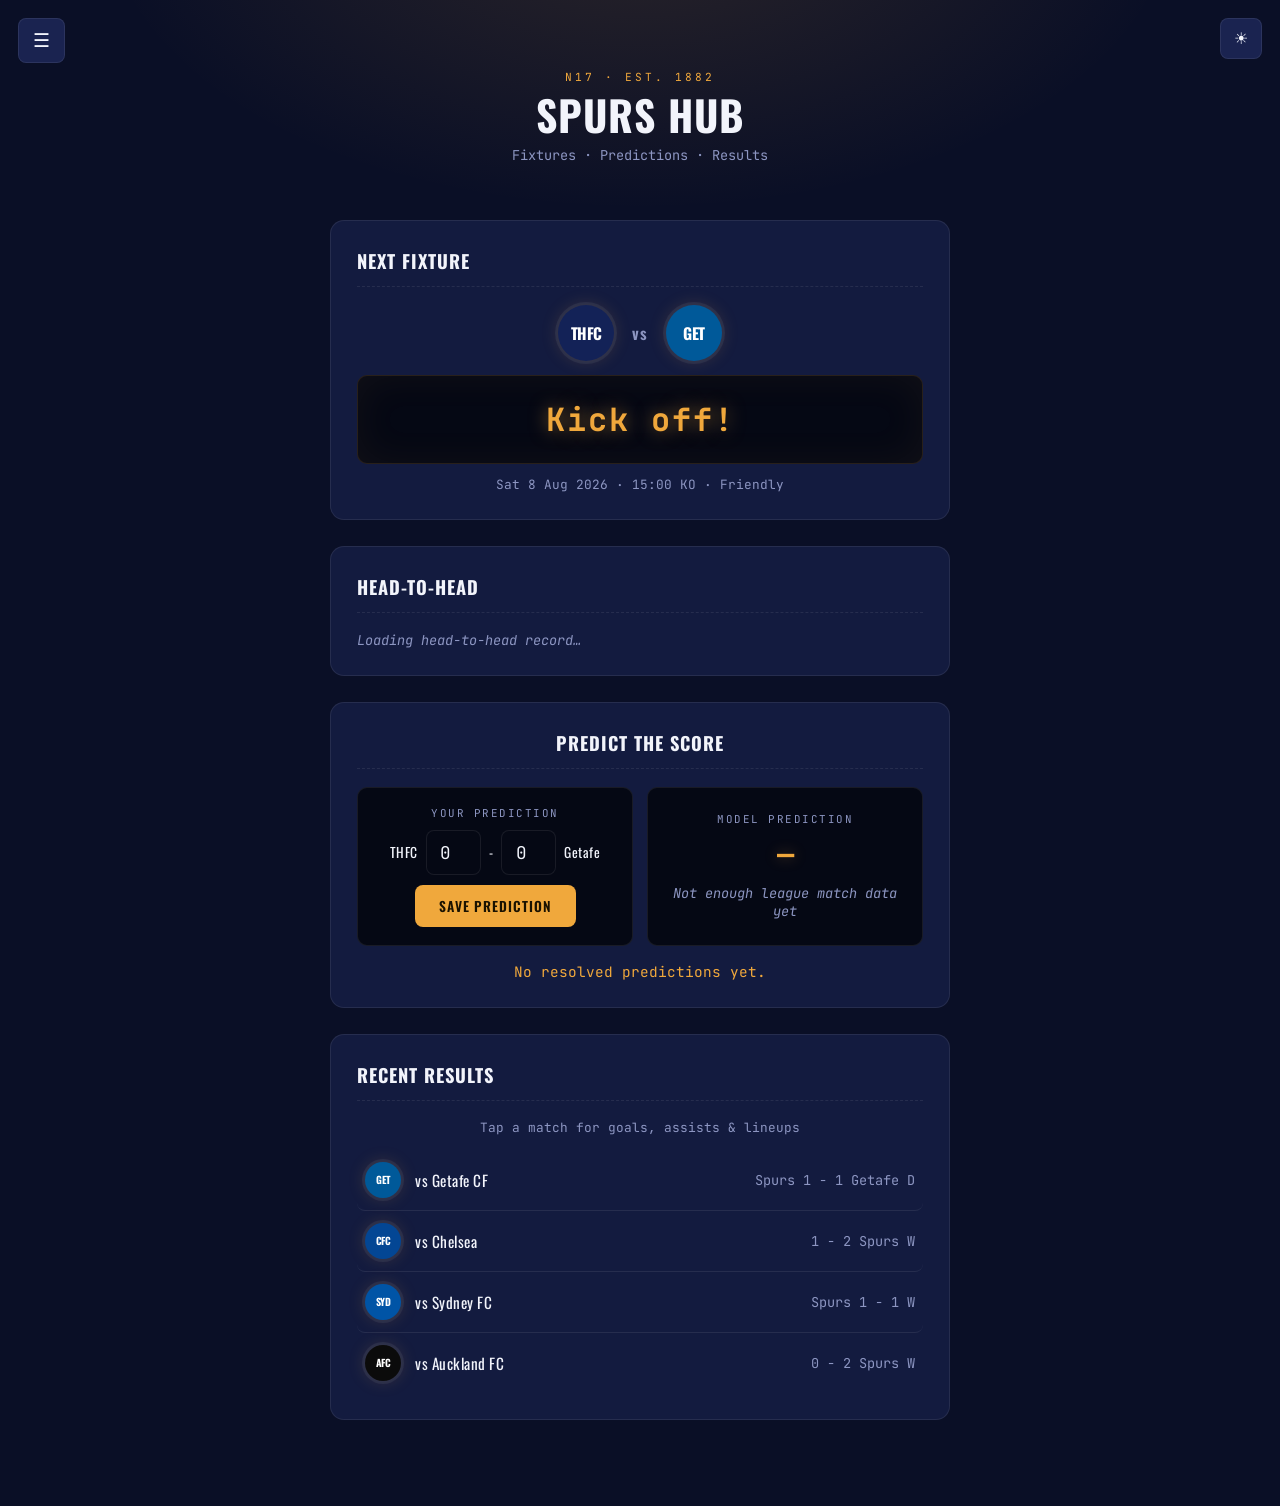
<file: index.html>
<!DOCTYPE html>
<html lang="en">
<head>
    <meta charset="UTF-8">
    <meta name="viewport" content="width=device-width, initial-scale=1.0">
    <title>Spurs Hub</title>
    <script>document.documentElement.setAttribute("data-theme", localStorage.getItem("theme") || "dark");</script>
    <link rel="stylesheet" href="style.css">
</head>
<body>

    <button class="menu-btn" onclick="toggleMenu()">☰</button>
    <button class="theme-toggle-btn" id="theme-toggle-btn" onclick="toggleTheme()">☀</button>
    <div class="overlay" id="overlay" onclick="toggleMenu()"></div>
    <nav class="sidebar" id="sidebar">
        <a href="index.html" class="active">Home</a>
        <a href="club.html">Squad</a>
        <a href="season.html">Season</a>
        <a href="stats.html">Player Stats</a>
        <a href="news.html">Spurs News</a>
        <a href="league.html">Fan League</a>
        <a href="backtest.html">Model Testing</a>
        <a href="projection.html">Season Projection</a>
        <a href="about.html">About This Project</a>
    </nav>

    <header>
        <p class="eyebrow">N17 · Est. 1882</p>
        <h1>Spurs Hub</h1>
        <p class="subtitle">Fixtures · Predictions · Results</p>
    </header>

    <section>
        <h2>Next Fixture</h2>
        <div class="fixture-teams" id="next-fixture-crests"></div>
        <div class="scoreboard">
            <p id="countdown">Loading...</p>
        </div>
        <p class="kickoff-line">Sat 8 Aug 2026 · 15:00 KO · Friendly</p>
    </section>

    <section>
        <h2>Head-to-Head</h2>
        <div id="h2h-container">
            <p class="lineup-note">Loading head-to-head record…</p>
        </div>
    </section>

    <section class="predict-box">
        <h2>Predict the Score</h2>

        <div class="predict-cards">
            <div class="predict-card">
                <span class="predict-card-label">Your Prediction</span>
                <div id="predict-form" class="predict-inputs">
                    <span>THFC</span>
                    <input type="number" id="predHome" min="0" value="0">
                    <span>-</span>
                    <input type="number" id="predAway" min="0" value="0">
                    <span id="predict-opponent-name">Getafe</span>
                </div>
                <button id="predict-save-btn">Save Prediction</button>
            </div>

            <div class="predict-card model-card">
                <span class="predict-card-label">Model Prediction</span>
                <div class="model-score" id="model-score-display">—</div>
                <span class="lineup-note" id="model-score-note">Loading…</span>
            </div>
        </div>

        <div id="model-probabilities"></div>

        <p class="predict-status" id="predict-status"></p>

        <div id="prediction-history"></div>
        <p class="accuracy-summary" id="accuracy-summary"></p>
    </section>

    <section>
        <h2>Recent Results</h2>
        <p class="kickoff-line" style="margin-bottom:14px;">Tap a match for goals, assists &amp; lineups</p>
        <div id="recent-results-list"></div>
    </section>

    <div class="modal-overlay" id="match-modal-overlay" onclick="closeMatchModal(event)">
        <div class="modal-box">
            <button class="modal-close" onclick="closeMatchModal()">×</button>
            <div id="modal-content"></div>
        </div>
    </div>

    <script src="script.js"></script>
    <script>
        const matchDate = "2026-08-08T15:00:00";
        initLiveFixtureData(matchDate, "getafe");
        renderRecentResultsLive();
    </script>

</body>
</html>
</file>
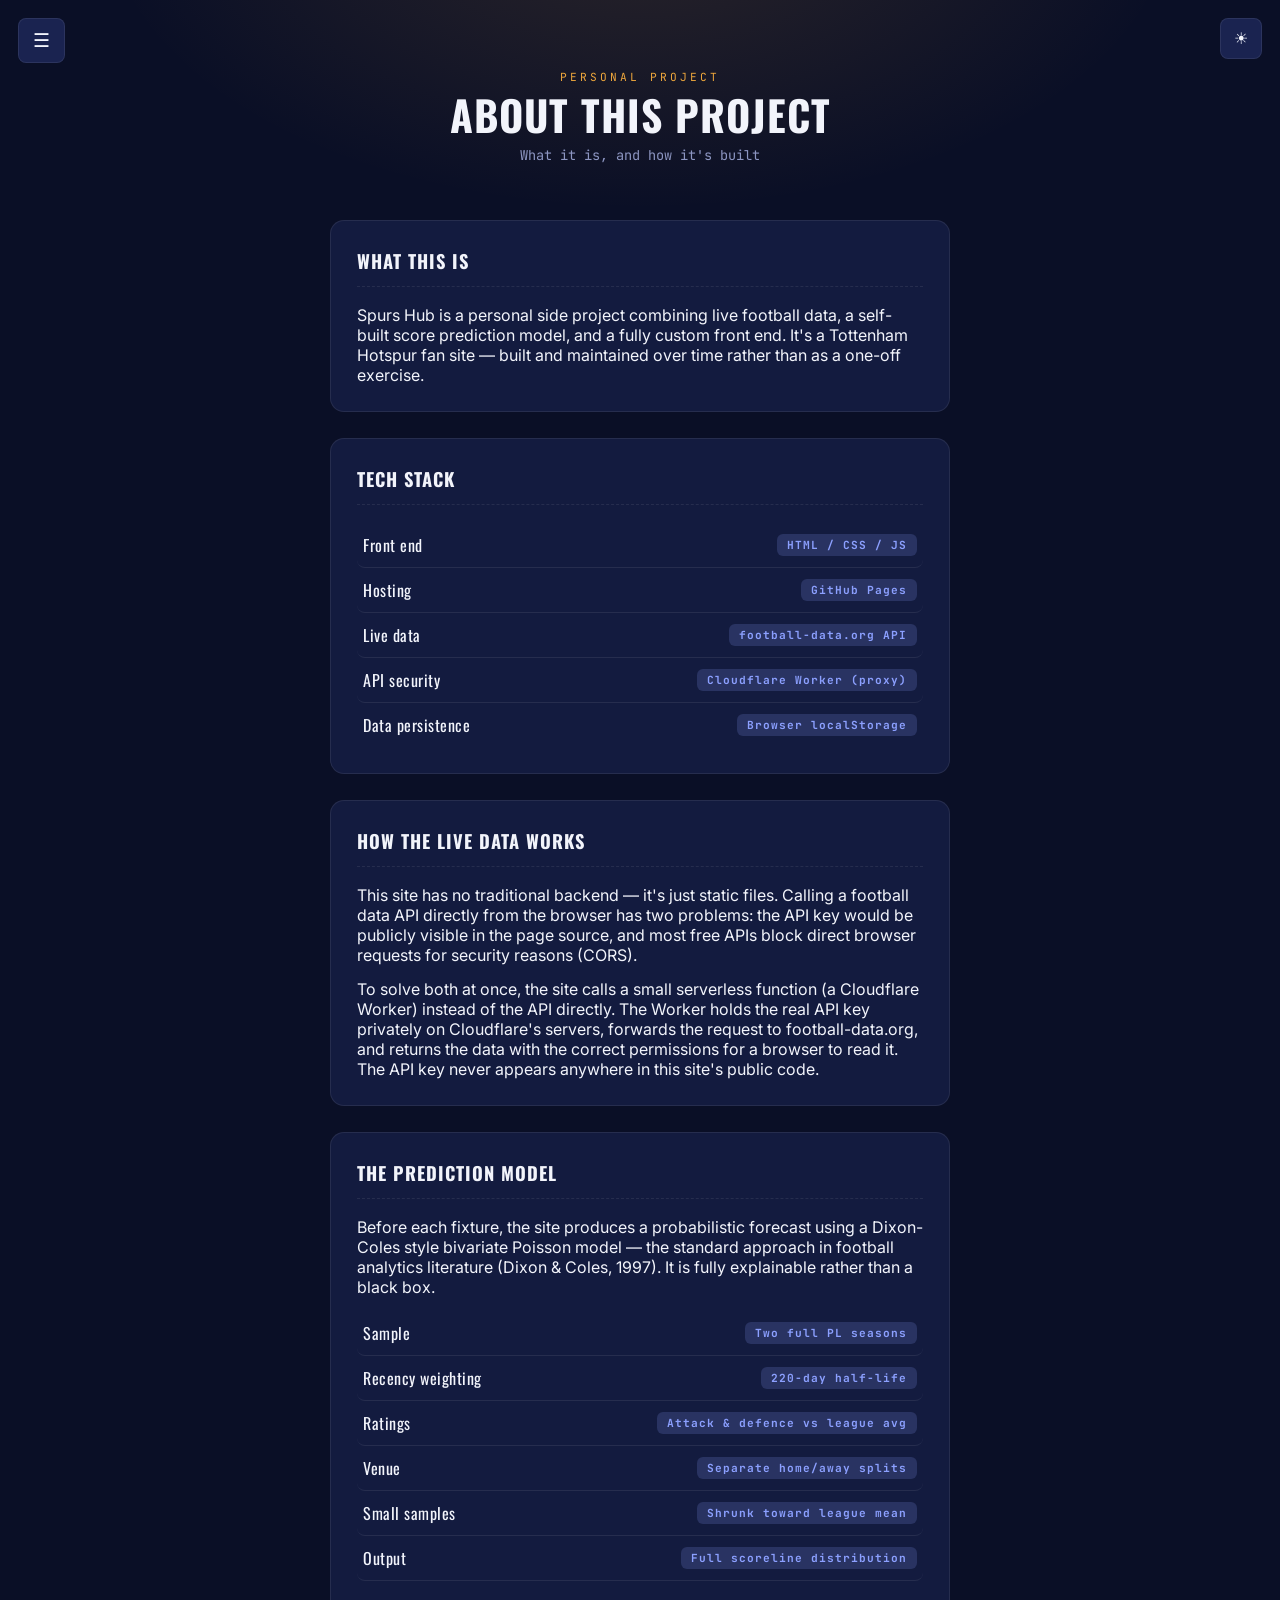
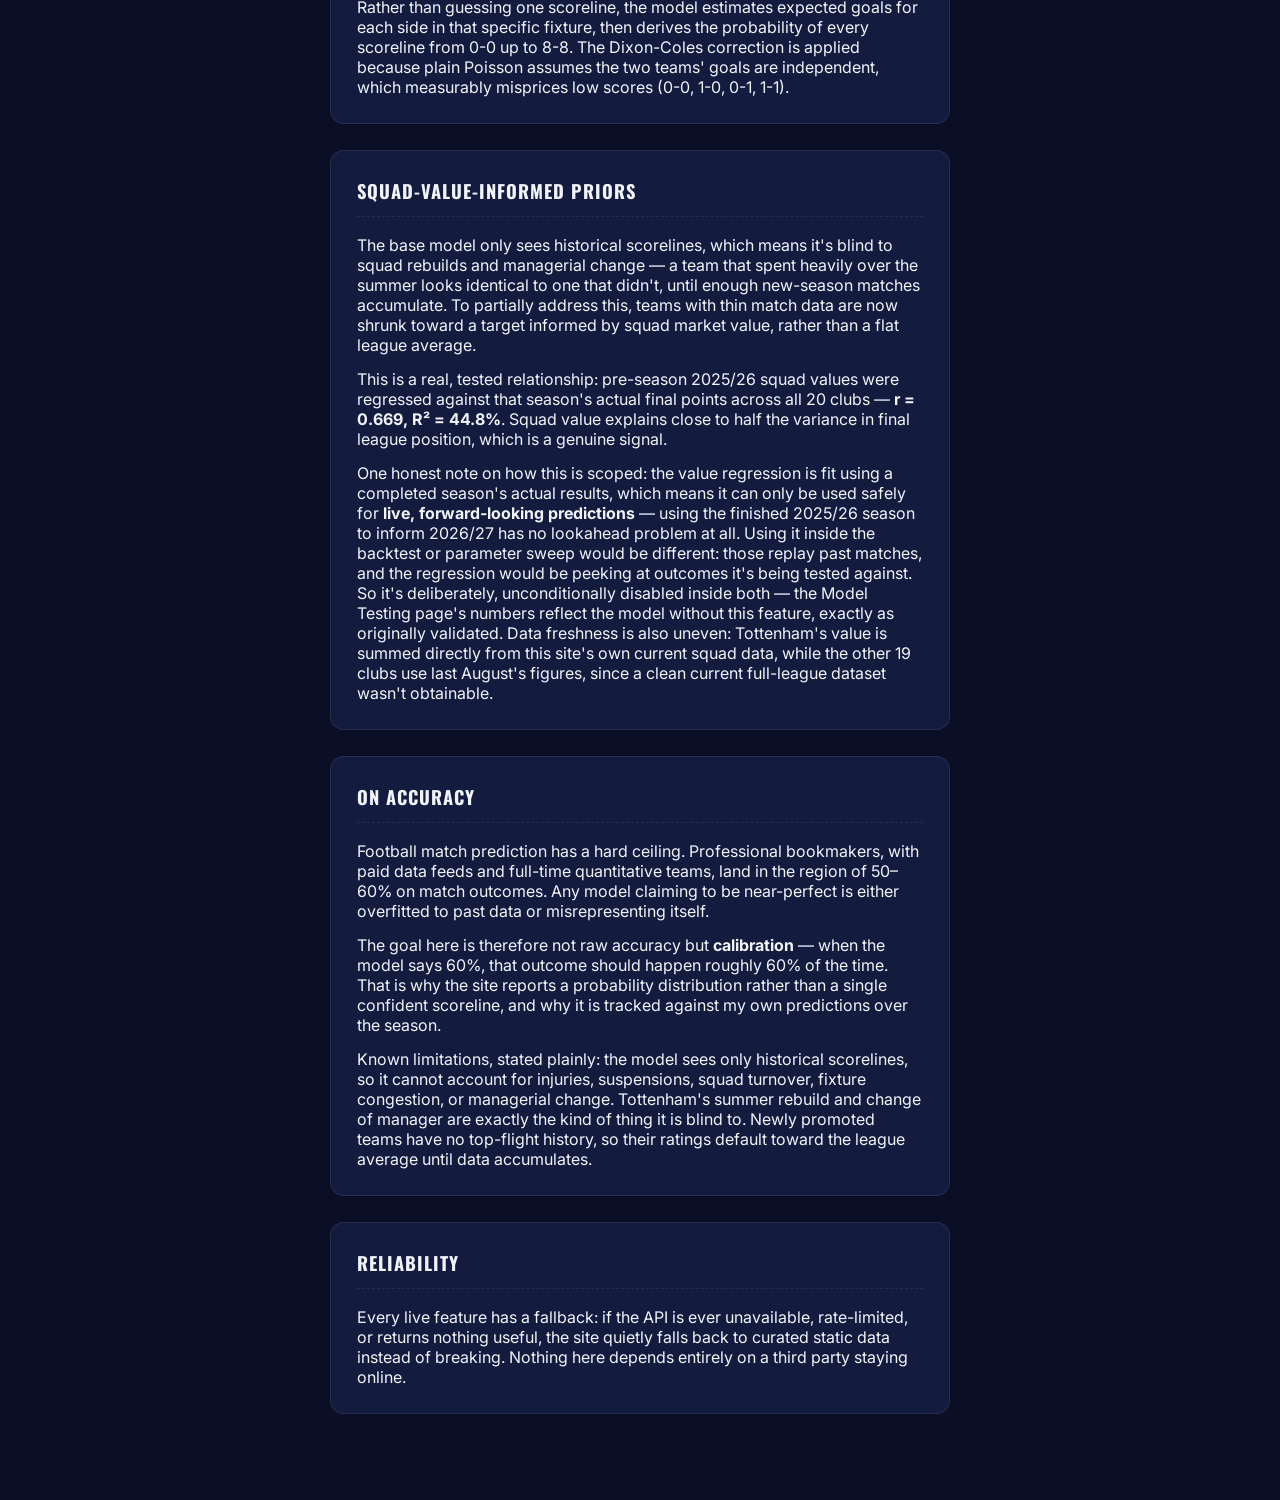
<file: about.html>
<!DOCTYPE html>
<html lang="en">
<head>
    <meta charset="UTF-8">
    <meta name="viewport" content="width=device-width, initial-scale=1.0">
    <title>About This Project — Spurs Hub</title>
    <script>document.documentElement.setAttribute("data-theme", localStorage.getItem("theme") || "dark");</script>
    <link rel="stylesheet" href="style.css">
</head>
<body>

    <button class="menu-btn" onclick="toggleMenu()">☰</button>
    <button class="theme-toggle-btn" id="theme-toggle-btn" onclick="toggleTheme()">☀</button>
    <div class="overlay" id="overlay" onclick="toggleMenu()"></div>
    <nav class="sidebar" id="sidebar">
        <a href="index.html">Home</a>
        <a href="club.html">Squad</a>
        <a href="season.html">Season</a>
        <a href="stats.html">Player Stats</a>
        <a href="news.html">Spurs News</a>
        <a href="league.html">Fan League</a>
        <a href="backtest.html">Model Testing</a>
        <a href="projection.html">Season Projection</a>
        <a href="about.html" class="active">About This Project</a>
    </nav>

    <header>
        <p class="eyebrow">Personal Project</p>
        <h1>About This Project</h1>
        <p class="subtitle">What it is, and how it's built</p>
    </header>

    <section>
        <h2>What This Is</h2>
        <p class="news-item" style="border:none; padding:0;">
            Spurs Hub is a personal side project combining live football data, a self-built score prediction model, and a fully custom front end. It's a Tottenham Hotspur fan site — built and maintained over time rather than as a one-off exercise.
        </p>
    </section>

    <section>
        <h2>Tech Stack</h2>
        <div class="player-row" style="cursor:default;"><span>Front end</span><span class="pos-pill mid">HTML / CSS / JS</span></div>
        <div class="player-row" style="cursor:default;"><span>Hosting</span><span class="pos-pill mid">GitHub Pages</span></div>
        <div class="player-row" style="cursor:default;"><span>Live data</span><span class="pos-pill mid">football-data.org API</span></div>
        <div class="player-row" style="cursor:default;"><span>API security</span><span class="pos-pill mid">Cloudflare Worker (proxy)</span></div>
        <div class="player-row" style="cursor:default;"><span>Data persistence</span><span class="pos-pill mid">Browser localStorage</span></div>
    </section>

    <section>
        <h2>How the Live Data Works</h2>
        <p class="news-item" style="border:none; padding:0; margin-bottom:14px;">
            This site has no traditional backend — it's just static files. Calling a football data API directly from the browser has two problems: the API key would be publicly visible in the page source, and most free APIs block direct browser requests for security reasons (CORS).
        </p>
        <p class="news-item" style="border:none; padding:0;">
            To solve both at once, the site calls a small serverless function (a Cloudflare Worker) instead of the API directly. The Worker holds the real API key privately on Cloudflare's servers, forwards the request to football-data.org, and returns the data with the correct permissions for a browser to read it. The API key never appears anywhere in this site's public code.
        </p>
    </section>

    <section>
        <h2>The Prediction Model</h2>
        <p class="news-item" style="border:none; padding:0; margin-bottom:14px;">
            Before each fixture, the site produces a probabilistic forecast using a Dixon-Coles style bivariate Poisson model — the standard approach in football analytics literature (Dixon &amp; Coles, 1997). It is fully explainable rather than a black box.
        </p>
        <div class="player-row" style="cursor:default;"><span>Sample</span><span class="pos-pill mid">Two full PL seasons</span></div>
        <div class="player-row" style="cursor:default;"><span>Recency weighting</span><span class="pos-pill mid">220-day half-life</span></div>
        <div class="player-row" style="cursor:default;"><span>Ratings</span><span class="pos-pill mid">Attack &amp; defence vs league avg</span></div>
        <div class="player-row" style="cursor:default;"><span>Venue</span><span class="pos-pill mid">Separate home/away splits</span></div>
        <div class="player-row" style="cursor:default;"><span>Small samples</span><span class="pos-pill mid">Shrunk toward league mean</span></div>
        <div class="player-row" style="cursor:default;"><span>Output</span><span class="pos-pill mid">Full scoreline distribution</span></div>

        <p class="news-item" style="border:none; padding:0; margin-top:16px;">
            Rather than guessing one scoreline, the model estimates expected goals for each side in that specific fixture, then derives the probability of every scoreline from 0-0 up to 8-8. The Dixon-Coles correction is applied because plain Poisson assumes the two teams' goals are independent, which measurably misprices low scores (0-0, 1-0, 0-1, 1-1).
        </p>
    </section>

    <section>
        <h2>Squad-Value-Informed Priors</h2>
        <p class="news-item" style="border:none; padding:0; margin-bottom:14px;">
            The base model only sees historical scorelines, which means it's blind to squad rebuilds and managerial
            change — a team that spent heavily over the summer looks identical to one that didn't, until enough
            new-season matches accumulate. To partially address this, teams with thin match data are now shrunk
            toward a target informed by squad market value, rather than a flat league average.
        </p>
        <p class="news-item" style="border:none; padding:0; margin-bottom:14px;">
            This is a real, tested relationship: pre-season 2025/26 squad values were regressed against that
            season's actual final points across all 20 clubs — <strong>r = 0.669, R² = 44.8%</strong>. Squad value
            explains close to half the variance in final league position, which is a genuine signal.
        </p>
        <p class="news-item" style="border:none; padding:0;">
            One honest note on how this is scoped: the value regression is fit using a completed season's actual
            results, which means it can only be used safely for <strong>live, forward-looking predictions</strong> —
            using the finished 2025/26 season to inform 2026/27 has no lookahead problem at all. Using it inside the
            backtest or parameter sweep would be different: those replay past matches, and the regression would be
            peeking at outcomes it's being tested against. So it's deliberately, unconditionally disabled inside
            both — the Model Testing page's numbers reflect the model without this feature, exactly as originally
            validated. Data freshness is also uneven: Tottenham's value is summed directly from this site's own
            current squad data, while the other 19 clubs use last August's figures, since a clean current
            full-league dataset wasn't obtainable.
        </p>
    </section>

    <section>
        <h2>On Accuracy</h2>
        <p class="news-item" style="border:none; padding:0; margin-bottom:14px;">
            Football match prediction has a hard ceiling. Professional bookmakers, with paid data feeds and full-time quantitative teams, land in the region of 50–60% on match outcomes. Any model claiming to be near-perfect is either overfitted to past data or misrepresenting itself.
        </p>
        <p class="news-item" style="border:none; padding:0; margin-bottom:14px;">
            The goal here is therefore not raw accuracy but <strong>calibration</strong> — when the model says 60%, that outcome should happen roughly 60% of the time. That is why the site reports a probability distribution rather than a single confident scoreline, and why it is tracked against my own predictions over the season.
        </p>
        <p class="news-item" style="border:none; padding:0;">
            Known limitations, stated plainly: the model sees only historical scorelines, so it cannot account for injuries, suspensions, squad turnover, fixture congestion, or managerial change. Tottenham's summer rebuild and change of manager are exactly the kind of thing it is blind to. Newly promoted teams have no top-flight history, so their ratings default toward the league average until data accumulates.
        </p>
    </section>

    <section>
        <h2>Reliability</h2>
        <p class="news-item" style="border:none; padding:0;">
            Every live feature has a fallback: if the API is ever unavailable, rate-limited, or returns nothing useful, the site quietly falls back to curated static data instead of breaking. Nothing here depends entirely on a third party staying online.
        </p>
    </section>

    <script src="script.js"></script>

</body>
</html>
</file>
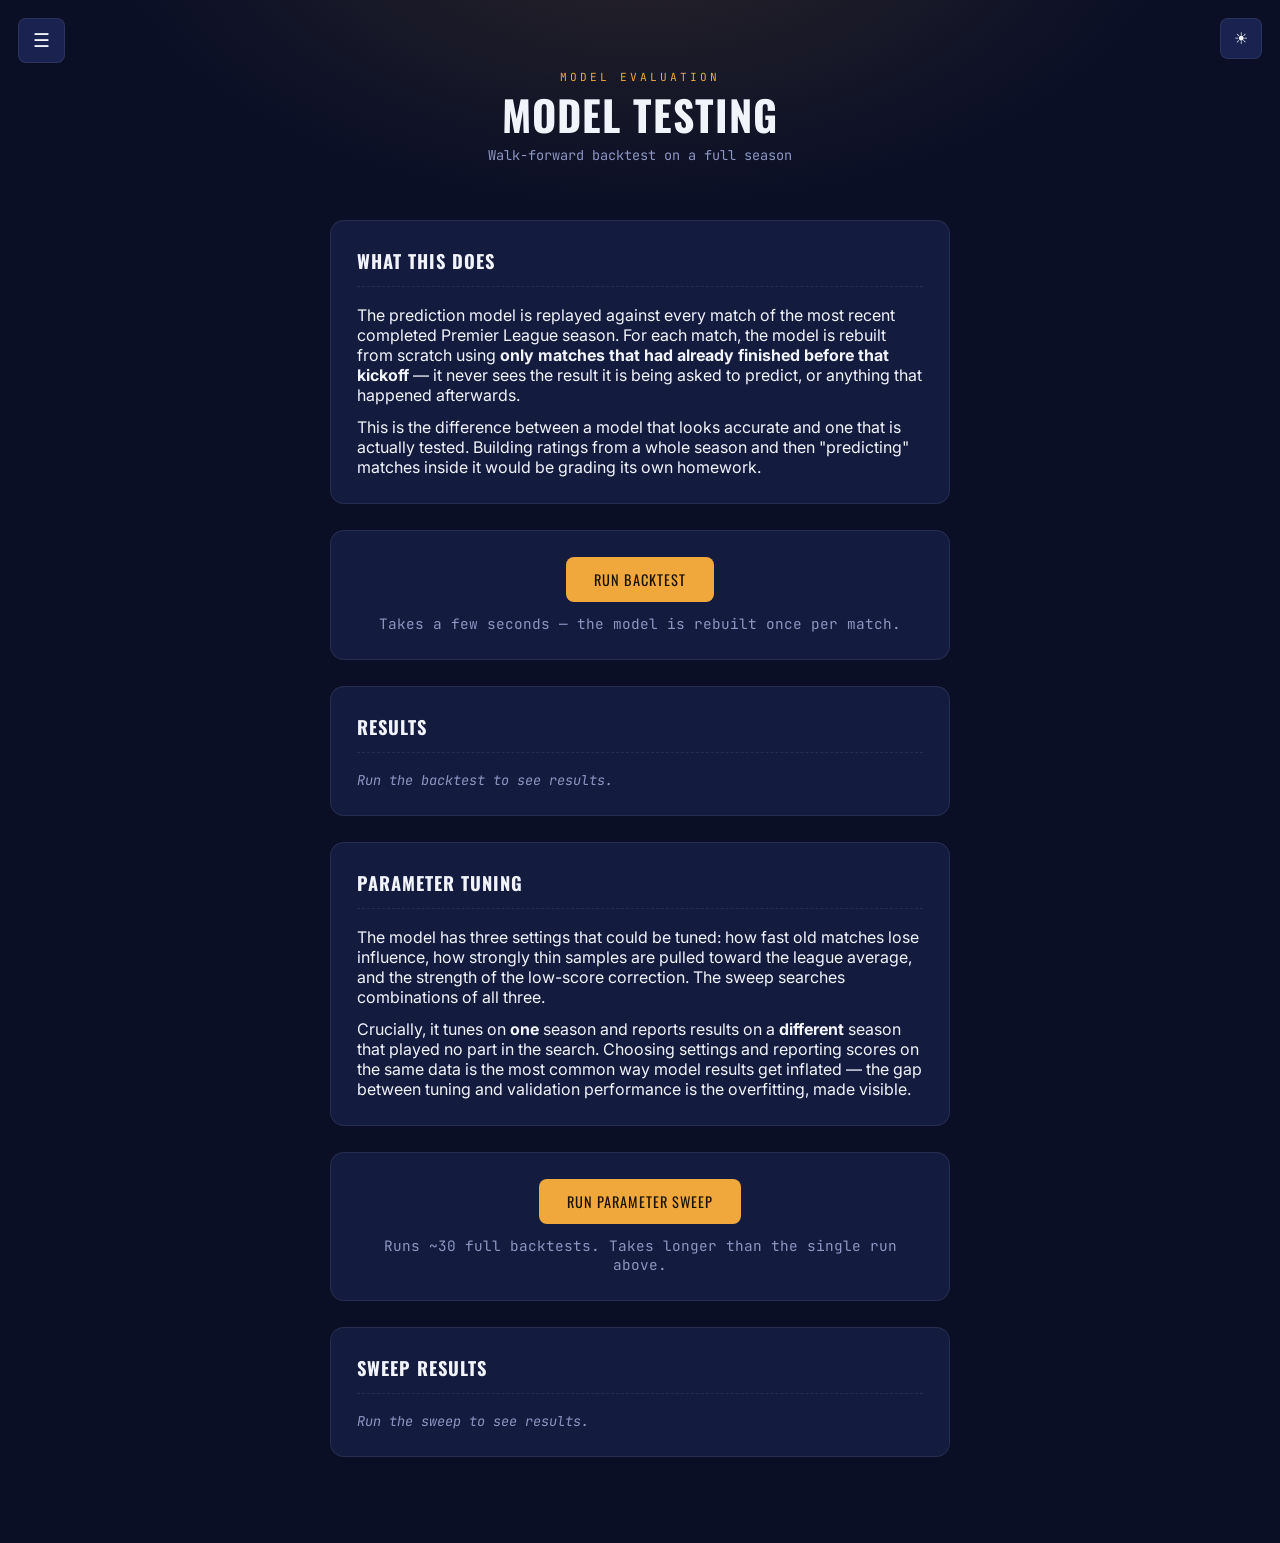
<file: backtest.html>
<!DOCTYPE html>
<html lang="en">
<head>
    <meta charset="UTF-8">
    <meta name="viewport" content="width=device-width, initial-scale=1.0">
    <title>Model Testing — Spurs Hub</title>
    <script>document.documentElement.setAttribute("data-theme", localStorage.getItem("theme") || "dark");</script>
    <link rel="stylesheet" href="style.css">
</head>
<body>

    <button class="menu-btn" onclick="toggleMenu()">☰</button>
    <button class="theme-toggle-btn" id="theme-toggle-btn" onclick="toggleTheme()">☀</button>
    <div class="overlay" id="overlay" onclick="toggleMenu()"></div>
    <nav class="sidebar" id="sidebar">
        <a href="index.html">Home</a>
        <a href="club.html">Squad</a>
        <a href="season.html">Season</a>
        <a href="stats.html">Player Stats</a>
        <a href="news.html">Spurs News</a>
        <a href="league.html">Fan League</a>
        <a href="backtest.html" class="active">Model Testing</a>
        <a href="projection.html">Season Projection</a>
        <a href="about.html">About This Project</a>
    </nav>

    <header>
        <p class="eyebrow">Model Evaluation</p>
        <h1>Model Testing</h1>
        <p class="subtitle">Walk-forward backtest on a full season</p>
    </header>

    <section>
        <h2>What This Does</h2>
        <p class="news-item" style="border:none; padding:0; margin-bottom:12px;">
            The prediction model is replayed against every match of the most recent completed
            Premier League season. For each match, the model is rebuilt from scratch using
            <strong>only matches that had already finished before that kickoff</strong> — it never
            sees the result it is being asked to predict, or anything that happened afterwards.
        </p>
        <p class="news-item" style="border:none; padding:0;">
            This is the difference between a model that looks accurate and one that is
            actually tested. Building ratings from a whole season and then "predicting" matches
            inside it would be grading its own homework.
        </p>
    </section>

    <section style="text-align:center;">
        <button id="backtest-run-btn" onclick="runAndRenderBacktest()"
            style="background:var(--accent); color:#1a1200; border:none; padding:12px 28px; border-radius:8px; font-family:'Oswald',sans-serif; text-transform:uppercase; letter-spacing:1px; font-size:0.9rem; cursor:pointer;">
            Run Backtest
        </button>
        <p class="predict-status" id="backtest-status" style="margin-top:12px;">
            Takes a few seconds — the model is rebuilt once per match.
        </p>
    </section>

    <section>
        <h2>Results</h2>
        <div id="backtest-results">
            <p class="lineup-note">Run the backtest to see results.</p>
        </div>
    </section>

    <section>
        <h2>Parameter Tuning</h2>
        <p class="news-item" style="border:none; padding:0; margin-bottom:12px;">
            The model has three settings that could be tuned: how fast old matches lose
            influence, how strongly thin samples are pulled toward the league average, and the
            strength of the low-score correction. The sweep searches combinations of all three.
        </p>
        <p class="news-item" style="border:none; padding:0;">
            Crucially, it tunes on <strong>one</strong> season and reports results on a
            <strong>different</strong> season that played no part in the search. Choosing settings
            and reporting scores on the same data is the most common way model results get
            inflated — the gap between tuning and validation performance is the overfitting,
            made visible.
        </p>
    </section>

    <section style="text-align:center;">
        <button id="sweep-run-btn" onclick="runAndRenderSweep()"
            style="background:var(--accent); color:#1a1200; border:none; padding:12px 28px; border-radius:8px; font-family:'Oswald',sans-serif; text-transform:uppercase; letter-spacing:1px; font-size:0.9rem; cursor:pointer;">
            Run Parameter Sweep
        </button>
        <p class="predict-status" id="sweep-status" style="margin-top:12px;">
            Runs ~30 full backtests. Takes longer than the single run above.
        </p>
    </section>

    <section>
        <h2>Sweep Results</h2>
        <div id="sweep-results">
            <p class="lineup-note">Run the sweep to see results.</p>
        </div>
    </section>

    <script src="script.js"></script>

</body>
</html>
</file>
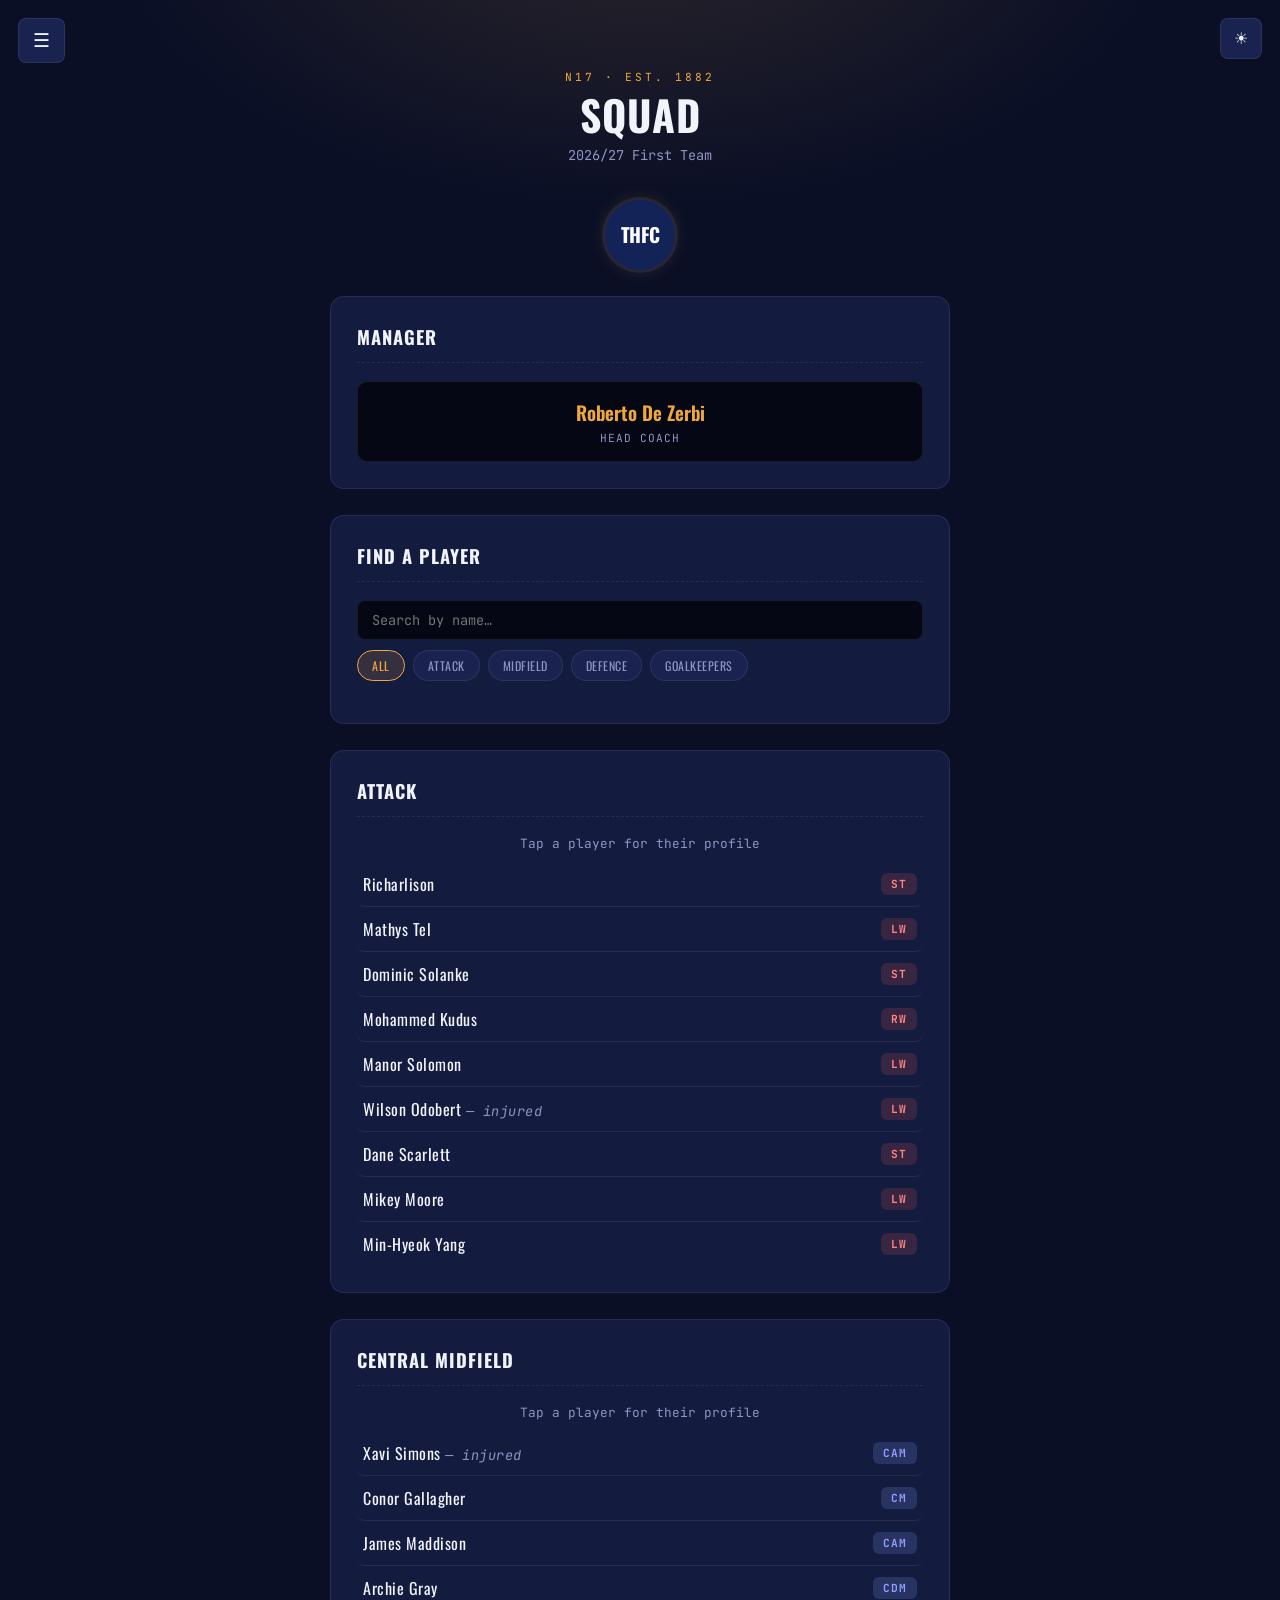
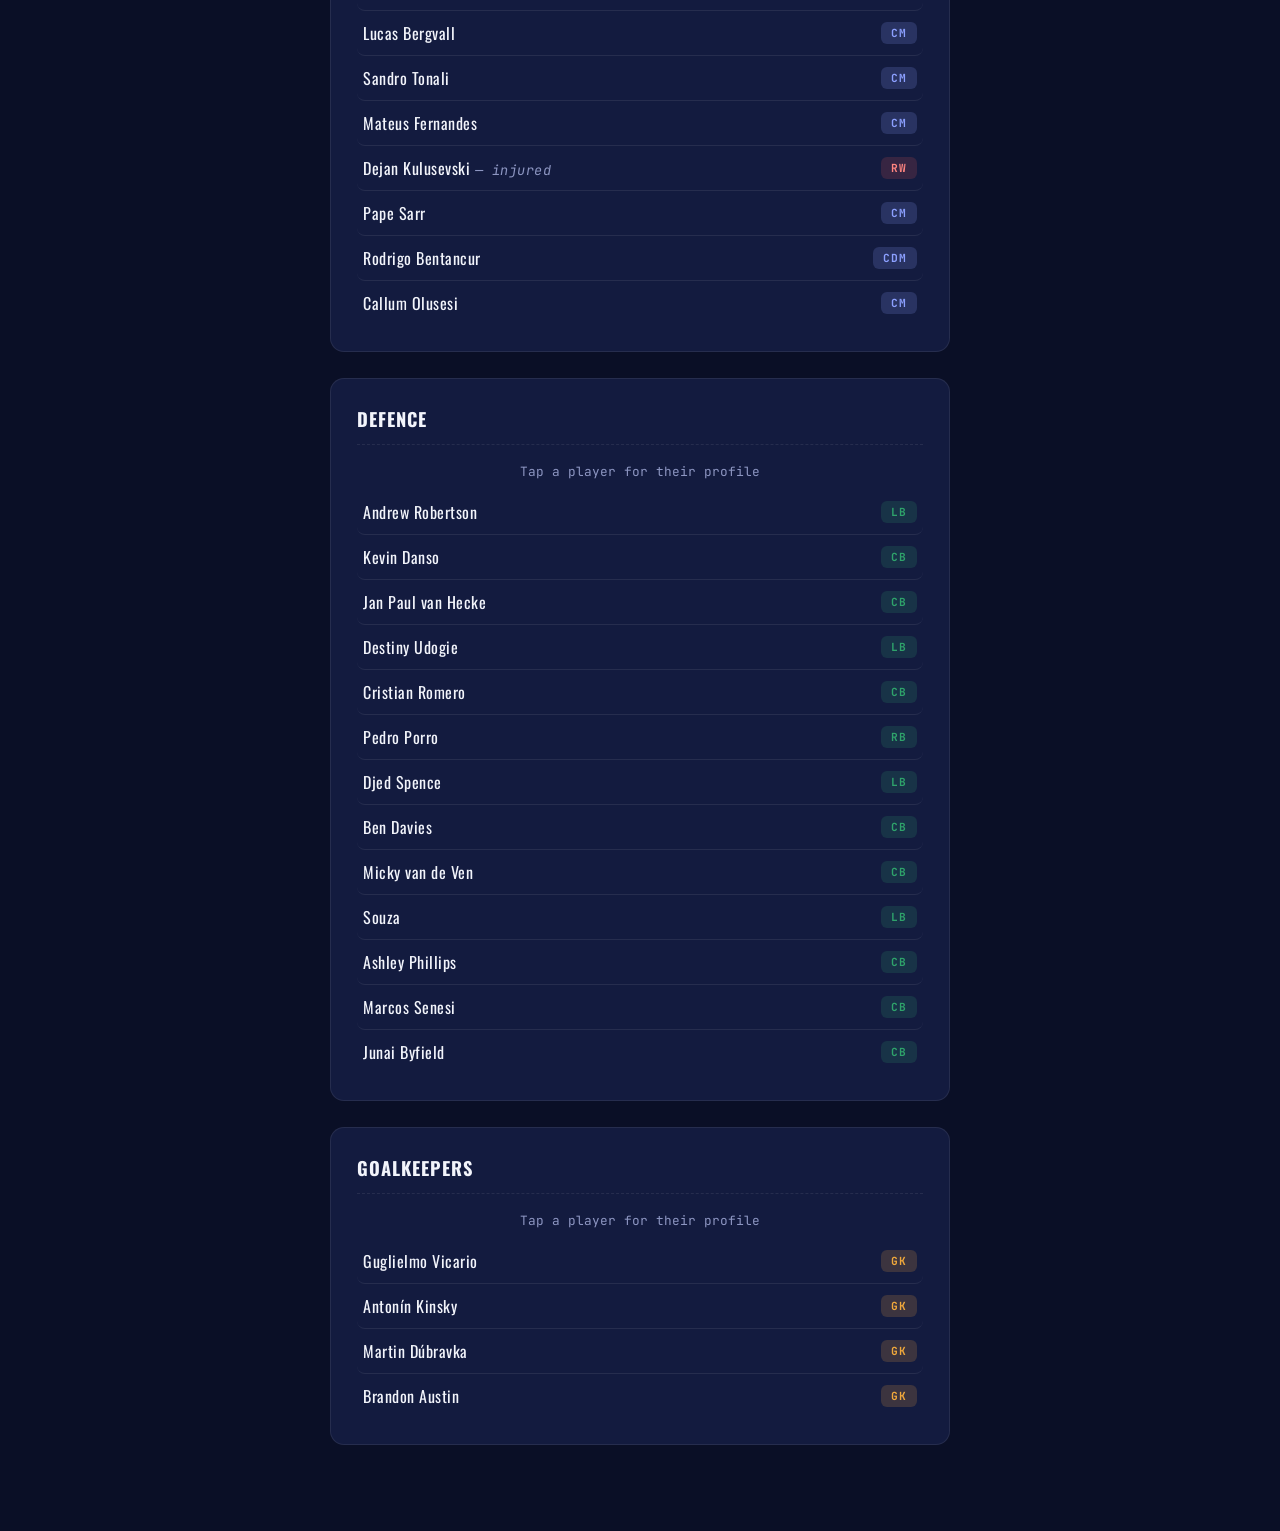
<file: club.html>
<!DOCTYPE html>
<html lang="en">
<head>
    <meta charset="UTF-8">
    <meta name="viewport" content="width=device-width, initial-scale=1.0">
    <title>Squad — Spurs Hub</title>
    <script>document.documentElement.setAttribute("data-theme", localStorage.getItem("theme") || "dark");</script>
    <link rel="stylesheet" href="style.css">
</head>
<body>

    <button class="menu-btn" onclick="toggleMenu()">☰</button>
    <button class="theme-toggle-btn" id="theme-toggle-btn" onclick="toggleTheme()">☀</button>
    <div class="overlay" id="overlay" onclick="toggleMenu()"></div>
    <nav class="sidebar" id="sidebar">
        <a href="index.html">Home</a>
        <a href="club.html" class="active">Squad</a>
        <a href="season.html">Season</a>
        <a href="stats.html">Player Stats</a>
        <a href="news.html">Spurs News</a>
        <a href="league.html">Fan League</a>
        <a href="backtest.html">Model Testing</a>
        <a href="projection.html">Season Projection</a>
        <a href="about.html">About This Project</a>
    </nav>

    <header>
        <p class="eyebrow">N17 · Est. 1882</p>
        <h1>Squad</h1>
        <p class="subtitle">2026/27 First Team</p>
    </header>

    <div id="club-crest" style="display:flex; justify-content:center; margin-top:6px; margin-bottom:26px;"></div>

    <section>
        <h2>Manager</h2>
        <div class="stat-box">
            <div class="stat-value" style="font-size:1.2rem;">Roberto De Zerbi</div>
            <div class="stat-label">Head Coach</div>
        </div>
    </section>

    <section>
        <h2>Find a Player</h2>
        <div class="filter-bar">
            <input type="text" id="squad-search" class="search-input" placeholder="Search by name…" oninput="applySquadFilters()">
            <div class="filter-pills" id="squad-filter-pills">
                <button class="filter-pill active" data-filter="all" onclick="setSquadPositionFilter('all')">All</button>
                <button class="filter-pill" data-filter="att" onclick="setSquadPositionFilter('att')">Attack</button>
                <button class="filter-pill" data-filter="cm" onclick="setSquadPositionFilter('cm')">Midfield</button>
                <button class="filter-pill" data-filter="def" onclick="setSquadPositionFilter('def')">Defence</button>
                <button class="filter-pill" data-filter="gk" onclick="setSquadPositionFilter('gk')">Goalkeepers</button>
            </div>
        </div>
    </section>

    <section id="section-att">
        <h2>Attack</h2>
        <p class="kickoff-line" style="margin-bottom:10px;">Tap a player for their profile</p>
        <div id="squad-att"></div>
    </section>

    <section id="section-cm">
        <h2>Central Midfield</h2>
        <p class="kickoff-line" style="margin-bottom:10px;">Tap a player for their profile</p>
        <div id="squad-cm"></div>
    </section>

    <section id="section-def">
        <h2>Defence</h2>
        <p class="kickoff-line" style="margin-bottom:10px;">Tap a player for their profile</p>
        <div id="squad-def"></div>
    </section>

    <section id="section-gk">
        <h2>Goalkeepers</h2>
        <p class="kickoff-line" style="margin-bottom:10px;">Tap a player for their profile</p>
        <div id="squad-gk"></div>
    </section>

    <div class="modal-overlay" id="player-modal-overlay" onclick="closePlayerModal(event)">
        <div class="modal-box">
            <button class="modal-close" onclick="closePlayerModal()">×</button>
            <div id="player-modal-content"></div>
        </div>
    </div>

    <script src="script.js"></script>
    <script>
        document.getElementById("club-crest").innerHTML = crestBadge("tottenham", 70);
        renderSquadSection("squad-att", "att");
        renderSquadSection("squad-cm", "cm");
        renderSquadSection("squad-def", "def");
        renderSquadSection("squad-gk", "gk");
    </script>

</body>
</html>
</file>
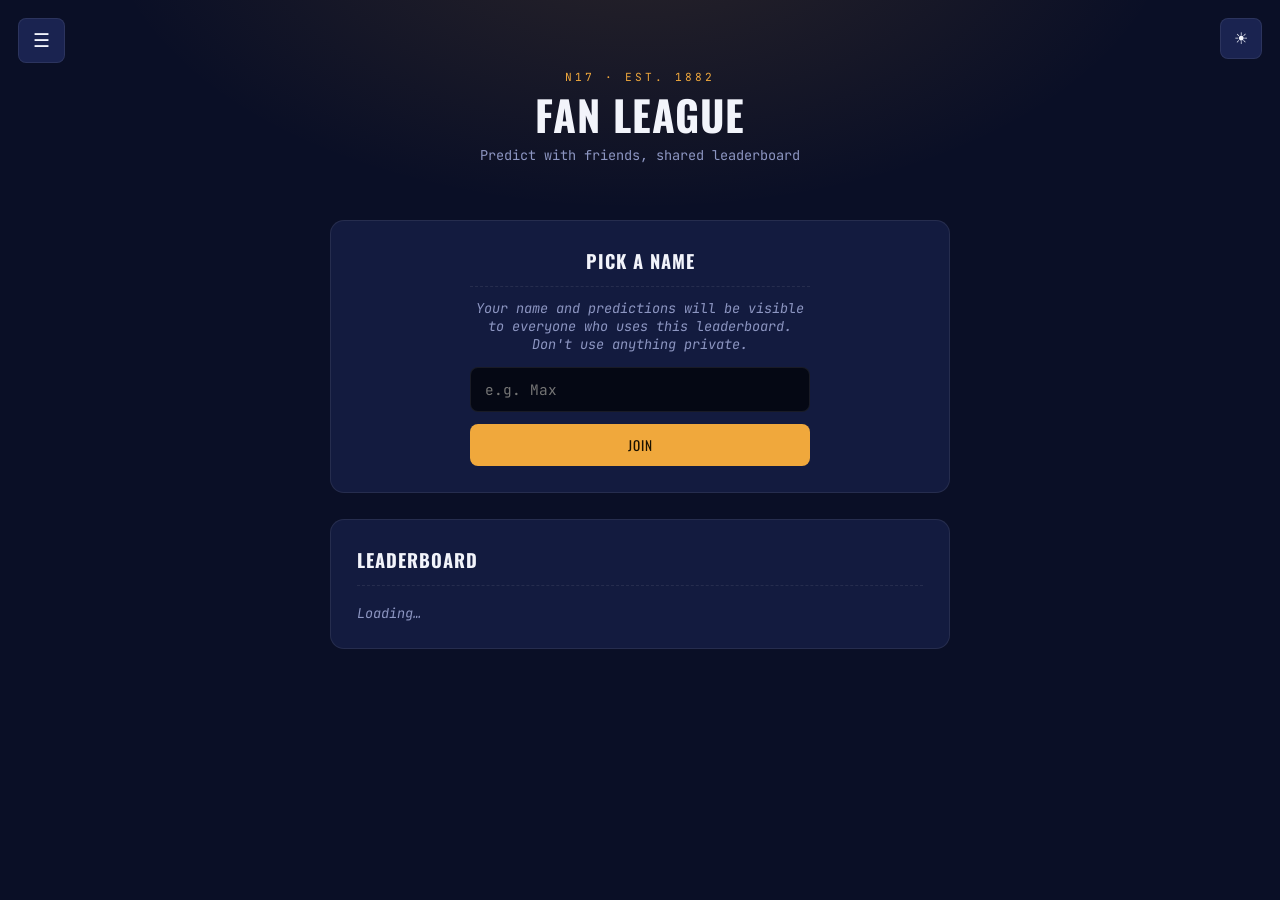
<file: league.html>
<!DOCTYPE html>
<html lang="en">
<head>
    <meta charset="UTF-8">
    <meta name="viewport" content="width=device-width, initial-scale=1.0">
    <title>Fan League — Spurs Hub</title>
    <script>document.documentElement.setAttribute("data-theme", localStorage.getItem("theme") || "dark");</script>
    <link rel="stylesheet" href="style.css">
</head>
<body>

    <button class="menu-btn" onclick="toggleMenu()">☰</button>
    <button class="theme-toggle-btn" id="theme-toggle-btn" onclick="toggleTheme()">☀</button>
    <div class="overlay" id="overlay" onclick="toggleMenu()"></div>
    <nav class="sidebar" id="sidebar">
        <a href="index.html">Home</a>
        <a href="club.html">Squad</a>
        <a href="season.html">Season</a>
        <a href="stats.html">Player Stats</a>
        <a href="news.html">Spurs News</a>
        <a href="league.html" class="active">Fan League</a>
        <a href="backtest.html">Model Testing</a>
        <a href="projection.html">Season Projection</a>
        <a href="about.html">About This Project</a>
    </nav>

    <header>
        <p class="eyebrow">N17 · Est. 1882</p>
        <h1>Fan League</h1>
        <p class="subtitle">Predict with friends, shared leaderboard</p>
    </header>

    <section>
        <div id="fan-league-name-gate" class="name-gate">
            <h2 style="margin-bottom:12px;">Pick a Name</h2>
            <p class="lineup-note" style="margin-bottom:14px;">
                Your name and predictions will be visible to everyone who uses this leaderboard. Don't use anything private.
            </p>
            <input type="text" id="fan-league-name-input" placeholder="e.g. Max" maxlength="30">
            <button id="fan-league-name-save" style="width:100%; background:var(--accent); color:#1a1200; border:none; padding:11px; border-radius:8px; font-family:'Oswald',sans-serif; text-transform:uppercase; letter-spacing:1px; cursor:pointer;">Join</button>
        </div>

        <div id="fan-league-main" style="display:none;">
            <p class="kickoff-line" style="margin-bottom:14px;">Playing as <strong id="fan-league-current-name"></strong></p>

            <h2 id="fan-league-fixture-label">Loading fixture…</h2>
            <div id="fan-league-predict-form" class="predict-inputs" style="margin-bottom:12px;">
                <span>THFC</span>
                <input type="number" id="fan-predHome" min="0" value="0">
                <span>-</span>
                <input type="number" id="fan-predAway" min="0" value="0">
                <span>Opponent</span>
            </div>
            <button id="fan-league-save-btn" style="background:var(--accent); color:#1a1200; border:none; padding:10px 20px; border-radius:8px; font-family:'Oswald',sans-serif; text-transform:uppercase; letter-spacing:1px; cursor:pointer;">Submit Prediction</button>
            <p class="predict-status" id="fan-league-submit-status"></p>
        </div>
    </section>

    <section>
        <h2>Leaderboard</h2>
        <div id="fan-league-leaderboard">
            <p class="lineup-note">Loading…</p>
        </div>
    </section>

    <script src="script.js"></script>
    <script>
        initFanLeaguePage();
    </script>

</body>
</html>
</file>
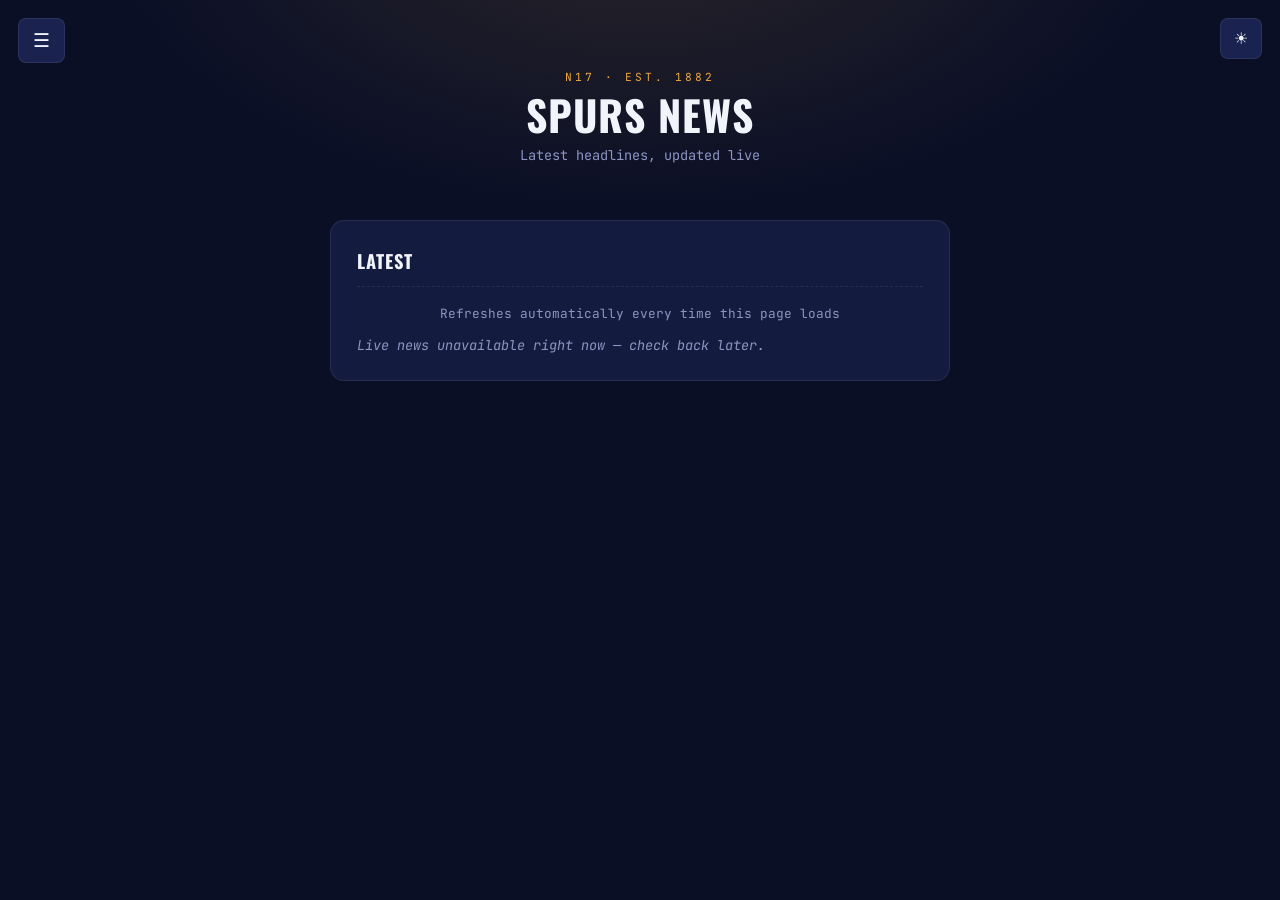
<file: news.html>
<!DOCTYPE html>
<html lang="en">
<head>
    <meta charset="UTF-8">
    <meta name="viewport" content="width=device-width, initial-scale=1.0">
    <title>Spurs News — Spurs Hub</title>
    <script>document.documentElement.setAttribute("data-theme", localStorage.getItem("theme") || "dark");</script>
    <link rel="stylesheet" href="style.css">
</head>
<body>

    <button class="menu-btn" onclick="toggleMenu()">☰</button>
    <button class="theme-toggle-btn" id="theme-toggle-btn" onclick="toggleTheme()">☀</button>
    <div class="overlay" id="overlay" onclick="toggleMenu()"></div>
    <nav class="sidebar" id="sidebar">
        <a href="index.html">Home</a>
        <a href="club.html">Squad</a>
        <a href="season.html">Season</a>
        <a href="stats.html">Player Stats</a>
        <a href="news.html" class="active">Spurs News</a>
        <a href="league.html">Fan League</a>
        <a href="backtest.html">Model Testing</a>
        <a href="projection.html">Season Projection</a>
        <a href="about.html">About This Project</a>
    </nav>

    <header>
        <p class="eyebrow">N17 · Est. 1882</p>
        <h1>Spurs News</h1>
        <p class="subtitle">Latest headlines, updated live</p>
    </header>

    <section>
        <h2>Latest</h2>
        <p class="kickoff-line" style="margin-bottom:14px;">Refreshes automatically every time this page loads</p>
        <div id="spurs-news-container">
            <p class="lineup-note">Loading latest articles…</p>
        </div>
    </section>

    <script src="script.js"></script>
    <script>
        renderSpursNewsLive(10);
    </script>

</body>
</html>
</file>
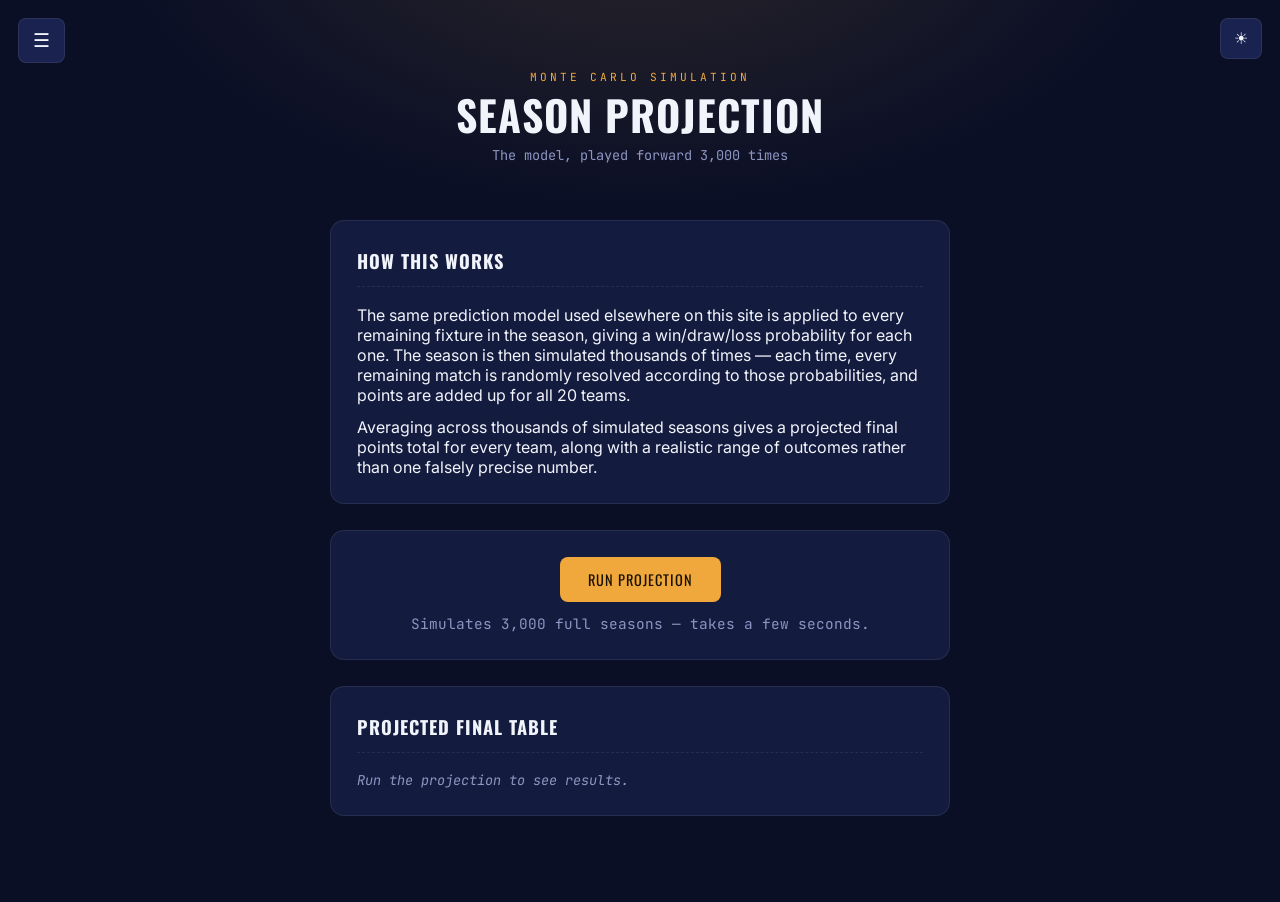
<file: projection.html>
<!DOCTYPE html>
<html lang="en">
<head>
    <meta charset="UTF-8">
    <meta name="viewport" content="width=device-width, initial-scale=1.0">
    <title>Season Projection — Spurs Hub</title>
    <script>document.documentElement.setAttribute("data-theme", localStorage.getItem("theme") || "dark");</script>
    <link rel="stylesheet" href="style.css">
</head>
<body>

    <button class="menu-btn" onclick="toggleMenu()">☰</button>
    <button class="theme-toggle-btn" id="theme-toggle-btn" onclick="toggleTheme()">☀</button>
    <div class="overlay" id="overlay" onclick="toggleMenu()"></div>
    <nav class="sidebar" id="sidebar">
        <a href="index.html">Home</a>
        <a href="club.html">Squad</a>
        <a href="season.html">Season</a>
        <a href="stats.html">Player Stats</a>
        <a href="news.html">Spurs News</a>
        <a href="league.html">Fan League</a>
        <a href="backtest.html">Model Testing</a>
        <a href="projection.html" class="active">Season Projection</a>
        <a href="about.html">About This Project</a>
    </nav>

    <header>
        <p class="eyebrow">Monte Carlo Simulation</p>
        <h1>Season Projection</h1>
        <p class="subtitle">The model, played forward 3,000 times</p>
    </header>

    <section>
        <h2>How This Works</h2>
        <p class="news-item" style="border:none; padding:0; margin-bottom:12px;">
            The same prediction model used elsewhere on this site is applied to every remaining fixture in the
            season, giving a win/draw/loss probability for each one. The season is then simulated thousands of
            times — each time, every remaining match is randomly resolved according to those probabilities, and
            points are added up for all 20 teams.
        </p>
        <p class="news-item" style="border:none; padding:0;">
            Averaging across thousands of simulated seasons gives a projected final points total for every team,
            along with a realistic range of outcomes rather than one falsely precise number.
        </p>
    </section>

    <section style="text-align:center;">
        <button id="projection-run-btn" onclick="runAndRenderProjection()"
            style="background:var(--accent); color:#1a1200; border:none; padding:12px 28px; border-radius:8px; font-family:'Oswald',sans-serif; text-transform:uppercase; letter-spacing:1px; font-size:0.9rem; cursor:pointer;">
            Run Projection
        </button>
        <p class="predict-status" id="projection-status" style="margin-top:12px;">
            Simulates 3,000 full seasons — takes a few seconds.
        </p>
    </section>

    <section>
        <h2>Projected Final Table</h2>
        <div id="projection-results">
            <p class="lineup-note">Run the projection to see results.</p>
        </div>
    </section>

    <script src="script.js"></script>

</body>
</html>
</file>
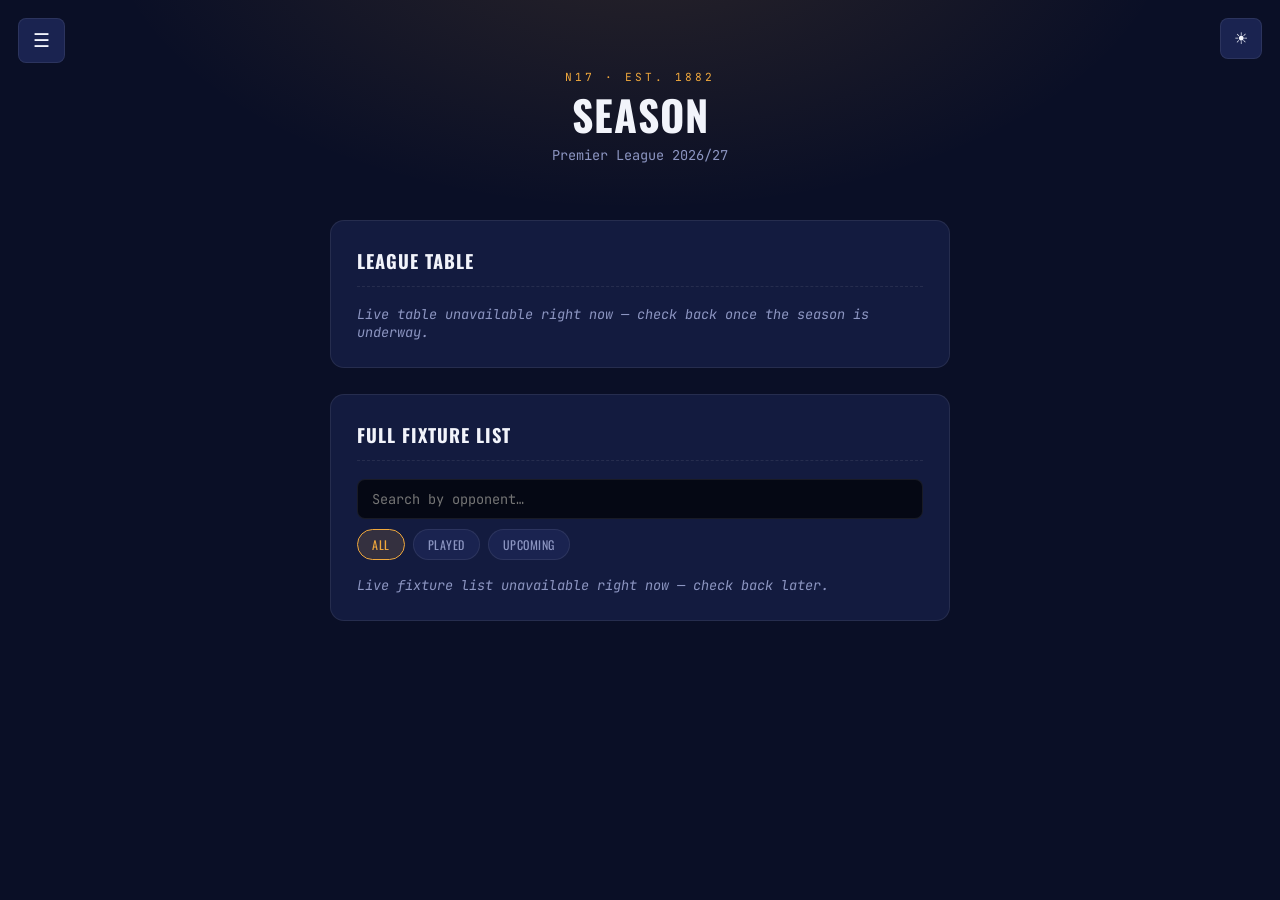
<file: season.html>
<!DOCTYPE html>
<html lang="en">
<head>
    <meta charset="UTF-8">
    <meta name="viewport" content="width=device-width, initial-scale=1.0">
    <title>Season — Spurs Hub</title>
    <script>document.documentElement.setAttribute("data-theme", localStorage.getItem("theme") || "dark");</script>
    <link rel="stylesheet" href="style.css">
</head>
<body>

    <button class="menu-btn" onclick="toggleMenu()">☰</button>
    <button class="theme-toggle-btn" id="theme-toggle-btn" onclick="toggleTheme()">☀</button>
    <div class="overlay" id="overlay" onclick="toggleMenu()"></div>
    <nav class="sidebar" id="sidebar">
        <a href="index.html">Home</a>
        <a href="club.html">Squad</a>
        <a href="season.html" class="active">Season</a>
        <a href="stats.html">Player Stats</a>
        <a href="news.html">Spurs News</a>
        <a href="league.html">Fan League</a>
        <a href="backtest.html">Model Testing</a>
        <a href="projection.html">Season Projection</a>
        <a href="about.html">About This Project</a>
    </nav>

    <header>
        <p class="eyebrow">N17 · Est. 1882</p>
        <h1>Season</h1>
        <p class="subtitle">Premier League 2026/27</p>
    </header>

    <section>
        <h2>League Table</h2>
        <div id="league-table-container">
            <p class="lineup-note">Loading table…</p>
        </div>
    </section>

    <section>
        <h2>Full Fixture List</h2>
        <div class="filter-bar">
            <input type="text" id="fixture-search" class="search-input" placeholder="Search by opponent…" oninput="applyFixtureFilters()">
            <div class="filter-pills" id="season-filter-pills">
                <button class="filter-pill active" data-filter="all" onclick="setFixtureStatusFilter('all')">All</button>
                <button class="filter-pill" data-filter="played" onclick="setFixtureStatusFilter('played')">Played</button>
                <button class="filter-pill" data-filter="upcoming" onclick="setFixtureStatusFilter('upcoming')">Upcoming</button>
            </div>
        </div>
        <div id="season-fixtures-container">
            <p class="lineup-note">Loading fixtures…</p>
        </div>
    </section>

    <script src="script.js"></script>
    <script>
        renderLeagueTable();
        renderSeasonFixtures();
    </script>

</body>
</html>
</file>
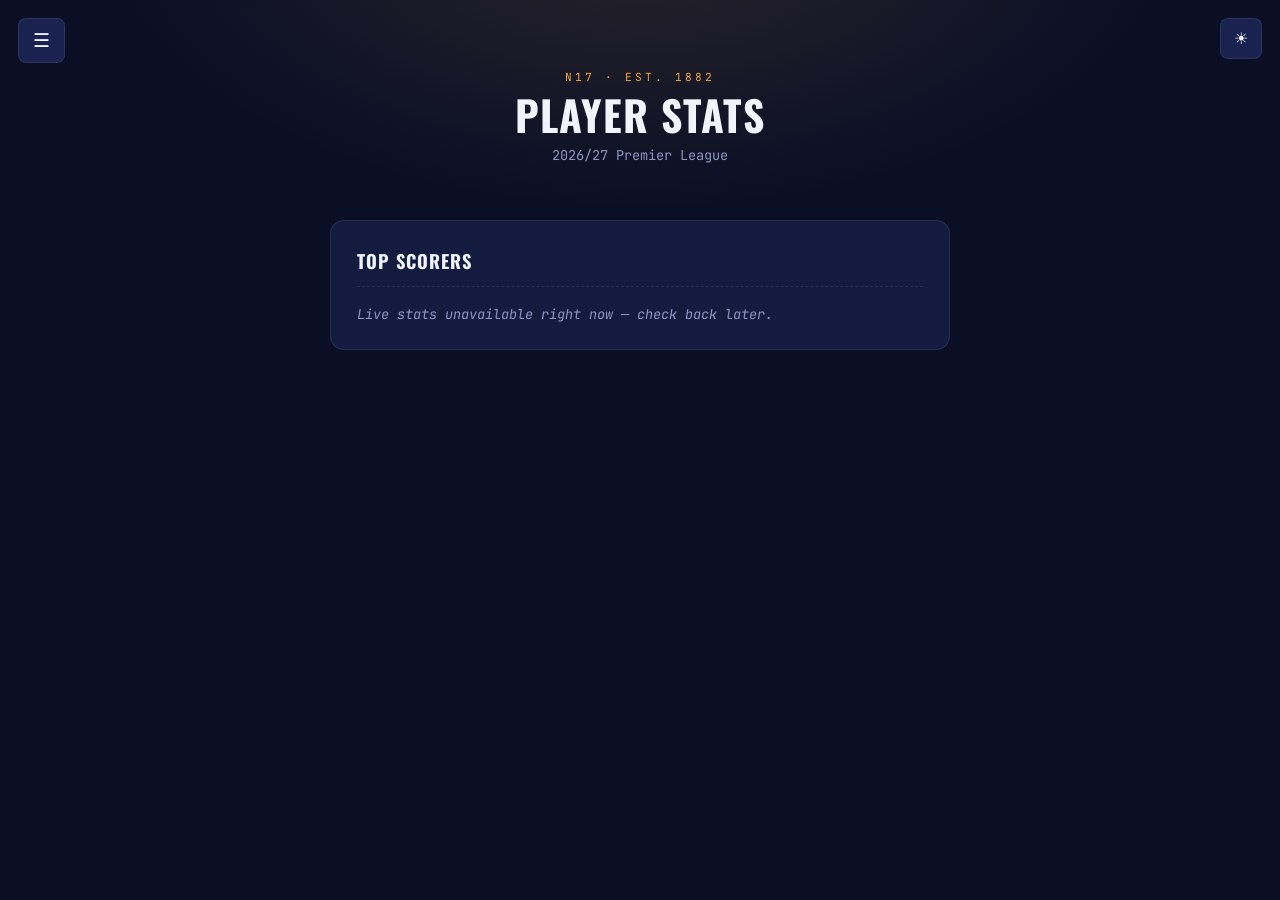
<file: stats.html>
<!DOCTYPE html>
<html lang="en">
<head>
    <meta charset="UTF-8">
    <meta name="viewport" content="width=device-width, initial-scale=1.0">
    <title>Player Stats — Spurs Hub</title>
    <script>document.documentElement.setAttribute("data-theme", localStorage.getItem("theme") || "dark");</script>
    <link rel="stylesheet" href="style.css">
</head>
<body>

    <button class="menu-btn" onclick="toggleMenu()">☰</button>
    <button class="theme-toggle-btn" id="theme-toggle-btn" onclick="toggleTheme()">☀</button>
    <div class="overlay" id="overlay" onclick="toggleMenu()"></div>
    <nav class="sidebar" id="sidebar">
        <a href="index.html">Home</a>
        <a href="club.html">Squad</a>
        <a href="season.html">Season</a>
        <a href="stats.html" class="active">Player Stats</a>
        <a href="news.html">Spurs News</a>
        <a href="league.html">Fan League</a>
        <a href="backtest.html">Model Testing</a>
        <a href="projection.html">Season Projection</a>
        <a href="about.html">About This Project</a>
    </nav>

    <header>
        <p class="eyebrow">N17 · Est. 1882</p>
        <h1>Player Stats</h1>
        <p class="subtitle">2026/27 Premier League</p>
    </header>

    <section>
        <h2>Top Scorers</h2>
        <div id="player-stats-container">
            <p class="lineup-note">Loading stats…</p>
        </div>
    </section>

    <script src="script.js"></script>
    <script>
        renderPlayerStats();
    </script>

</body>
</html>
</file>
<file: style.css>
/* =========================================================
   Spurs Hub — "Matchday Floodlights" theme
   Dark stadium-night navy, amber floodlight-glow accents,
   scoreboard-style countdown, monospace for match data.
   ========================================================= */

@import url('https://fonts.googleapis.com/css2?family=Oswald:wght@400;500;600;700&family=Inter:wght@400;500;600&family=JetBrains+Mono:wght@400;500;700&display=swap');

:root {
    --bg: #0a0f26;
    --bg-glow: radial-gradient(ellipse 900px 500px at 50% -10%, rgba(240,168,60,0.14), transparent 60%);
    --surface: #131b3f;
    --surface-2: #1a2350;
    --line: rgba(255,255,255,0.08);
    --text: #f2f4fb;
    --text-muted: #8d96c2;
    --accent: #f0a83c;
    --accent-soft: rgba(240,168,60,0.15);
    --pitch: #2fa36b;
    --pitch-soft: rgba(47,163,107,0.16);
    --loss: #d9534f;
}

* {
    margin: 0;
    padding: 0;
    box-sizing: border-box;
}

body {
    font-family: 'Inter', sans-serif;
    background-color: var(--bg);
    background-image: var(--bg-glow);
    background-attachment: fixed;
    color: var(--text);
    padding-bottom: 60px;
}

h1, h2, h3 {
    font-family: 'Oswald', sans-serif;
    text-transform: uppercase;
}

/* --- Top bar & menu button --- */

.menu-btn {
    position: fixed;
    top: 18px;
    left: 18px;
    z-index: 1001;
    background: var(--surface-2);
    color: var(--text);
    border: 1px solid var(--line);
    padding: 10px 14px;
    border-radius: 8px;
    font-size: 1.2rem;
    cursor: pointer;
    backdrop-filter: blur(6px);
}

.menu-btn:hover {
    border-color: var(--accent);
}

/* --- Slide-out sidebar --- */

.sidebar {
    position: fixed;
    top: 0;
    left: -280px;
    width: 280px;
    height: 100%;
    background: rgba(10, 15, 38, 0.97);
    backdrop-filter: blur(10px);
    border-right: 1px solid var(--line);
    padding-top: 80px;
    transition: left 0.3s ease;
    z-index: 1000;
}

.sidebar.open {
    left: 0;
}

.sidebar a {
    display: block;
    color: var(--text-muted);
    text-decoration: none;
    padding: 16px 28px;
    font-family: 'Oswald', sans-serif;
    letter-spacing: 1px;
    text-transform: uppercase;
    font-size: 0.9rem;
    border-left: 3px solid transparent;
    border-bottom: 1px solid var(--line);
}

.sidebar a:hover {
    color: var(--text);
    background: rgba(255,255,255,0.03);
}

.sidebar a.active {
    color: var(--accent);
    border-left: 3px solid var(--accent);
    background: var(--accent-soft);
}

.overlay {
    display: none;
    position: fixed;
    top: 0; left: 0;
    width: 100%; height: 100%;
    background: rgba(0,0,0,0.55);
    z-index: 999;
}

.overlay.open {
    display: block;
}

/* --- Header --- */

header {
    text-align: center;
    padding: 70px 20px 30px;
    position: relative;
}

header p.eyebrow {
    font-family: 'JetBrains Mono', monospace;
    text-transform: uppercase;
    letter-spacing: 3px;
    font-size: 0.7rem;
    color: var(--accent);
    margin-bottom: 10px;
}

header h1 {
    font-size: 2.6rem;
    font-weight: 700;
    letter-spacing: 1px;
    line-height: 1;
}

header .subtitle {
    font-family: 'JetBrains Mono', monospace;
    color: var(--text-muted);
    font-size: 0.85rem;
    margin-top: 10px;
}

/* --- Content sections --- */

section {
    max-width: 620px;
    margin: 26px auto;
    background: var(--surface);
    border: 1px solid var(--line);
    padding: 26px;
    border-radius: 14px;
}

section h2 {
    font-size: 1.15rem;
    letter-spacing: 1px;
    color: var(--text);
    margin-bottom: 18px;
    padding-bottom: 12px;
    border-bottom: 1px dashed var(--line);
}

/* --- Scoreboard countdown (signature element) --- */

.scoreboard {
    background: #050814;
    border: 1px solid var(--accent-soft);
    border-radius: 10px;
    padding: 22px 16px;
    text-align: center;
    box-shadow: inset 0 0 40px rgba(240,168,60,0.06);
    margin-top: 4px;
}

#countdown {
    font-family: 'JetBrains Mono', monospace;
    font-size: 2rem;
    font-weight: 700;
    letter-spacing: 2px;
    color: var(--accent);
    text-shadow: 0 0 18px rgba(240,168,60,0.55);
}

.kickoff-line {
    text-align: center;
    margin-top: 12px;
    color: var(--text-muted);
    font-family: 'JetBrains Mono', monospace;
    font-size: 0.8rem;
}

/* --- Fixture crests --- */

.fixture-teams {
    display: flex;
    align-items: center;
    justify-content: center;
    gap: 18px;
    margin-bottom: 14px;
}

.fixture-teams .vs {
    font-family: 'Oswald', sans-serif;
    font-weight: 600;
    color: var(--text-muted);
    letter-spacing: 1px;
}

.crest {
    border-radius: 50%;
    display: flex;
    align-items: center;
    justify-content: center;
    color: white;
    font-weight: 700;
    font-family: 'Oswald', sans-serif;
    flex-shrink: 0;
    letter-spacing: -0.5px;
    box-shadow: 0 0 0 3px rgba(255,255,255,0.06), 0 0 18px rgba(240,168,60,0.18);
}

/* --- Predict the Score --- */

.predict-box {
    text-align: center;
}

.predict-cards {
    display: flex;
    gap: 14px;
    margin: 6px 0 16px;
}

.predict-card {
    flex: 1;
    background: #050814;
    border: 1px solid var(--line);
    border-radius: 10px;
    padding: 18px 12px;
    display: flex;
    flex-direction: column;
    align-items: center;
    gap: 10px;
}

.predict-card-label {
    font-family: 'JetBrains Mono', monospace;
    text-transform: uppercase;
    letter-spacing: 1.5px;
    font-size: 0.68rem;
    color: var(--text-muted);
}

.model-card {
    justify-content: center;
}

.model-score {
    font-family: 'JetBrains Mono', monospace;
    font-size: 1.8rem;
    font-weight: 700;
    color: var(--accent);
    text-shadow: 0 0 14px rgba(240,168,60,0.4);
}

@media (max-width: 480px) {
    .predict-cards {
        flex-direction: column;
    }
}

.predict-inputs {
    display: flex;
    align-items: center;
    justify-content: center;
    gap: 8px;
    font-family: 'Oswald', sans-serif;
    letter-spacing: 0.5px;
    font-size: 0.85rem;
}

.predict-inputs input {
    width: 55px;
    padding: 10px;
    font-size: 1.1rem;
    font-family: 'JetBrains Mono', monospace;
    text-align: center;
    background: #050814;
    border: 1px solid var(--line);
    border-radius: 8px;
    color: var(--text);
}

.predict-inputs input:focus {
    outline: none;
    border-color: var(--accent);
}

.predict-box button, .prediction-entry button {
    background: var(--accent);
    color: #1a1200;
    border: none;
    padding: 11px 24px;
    border-radius: 8px;
    font-family: 'Oswald', sans-serif;
    letter-spacing: 1px;
    text-transform: uppercase;
    font-size: 0.85rem;
    font-weight: 600;
    cursor: pointer;
}

.predict-box button:hover, .prediction-entry button:hover {
    filter: brightness(1.08);
}

.predict-status {
    margin-top: 14px;
    font-size: 0.9rem;
    color: var(--text-muted);
    font-family: 'JetBrains Mono', monospace;
}

.prediction-entry {
    display: flex;
    justify-content: space-between;
    align-items: center;
    padding: 10px 0;
    border-bottom: 1px solid var(--line);
    font-size: 0.88rem;
    font-family: 'JetBrains Mono', monospace;
    gap: 10px;
}

.prediction-entry input {
    background: #050814;
    border: 1px solid var(--line);
    border-radius: 6px;
    color: var(--text);
    padding: 4px;
}

.tag {
    padding: 4px 12px;
    border-radius: 20px;
    font-size: 0.72rem;
    font-weight: 700;
    color: white;
    font-family: 'Oswald', sans-serif;
    letter-spacing: 0.5px;
    text-transform: uppercase;
}

.tag.correct { background: var(--pitch); }
.tag.wrong { background: var(--loss); }
.tag.pending { background: var(--surface-2); color: var(--text-muted); border: 1px solid var(--line); }

.accuracy-summary {
    text-align: center;
    font-family: 'JetBrains Mono', monospace;
    margin-top: 16px;
    color: var(--accent);
    font-size: 0.9rem;
}

/* --- Recent results --- */

.result-row {
    display: flex;
    align-items: center;
    gap: 14px;
    padding: 12px 8px;
    border-bottom: 1px solid var(--line);
    cursor: pointer;
    border-radius: 8px;
    transition: background 0.15s ease;
}

.result-row:hover {
    background: rgba(255,255,255,0.03);
}

.result-row:last-child {
    border-bottom: none;
}

.result-row .opponent-name {
    flex-grow: 1;
    font-family: 'Oswald', sans-serif;
    letter-spacing: 0.5px;
    font-size: 0.95rem;
}

.result-row .score-tag {
    font-family: 'JetBrains Mono', monospace;
    font-size: 0.85rem;
    color: var(--text-muted);
}

/* --- Match detail modal --- */

.modal-overlay {
    display: none;
    position: fixed;
    top: 0; left: 0;
    width: 100%; height: 100%;
    background: rgba(3,5,15,0.8);
    backdrop-filter: blur(4px);
    z-index: 2000;
    align-items: center;
    justify-content: center;
    padding: 20px;
}

.modal-overlay.open {
    display: flex;
}

.modal-box {
    background: var(--surface);
    border: 1px solid var(--line);
    border-radius: 14px;
    max-width: 520px;
    width: 100%;
    max-height: 85vh;
    overflow-y: auto;
    padding: 28px;
    position: relative;
}

.modal-close {
    position: absolute;
    top: 14px;
    right: 18px;
    background: var(--surface-2);
    border: 1px solid var(--line);
    border-radius: 6px;
    width: 32px;
    height: 32px;
    font-size: 1.2rem;
    cursor: pointer;
    color: var(--text-muted);
}

.modal-close:hover {
    color: var(--accent);
}

.modal-box h3 {
    color: var(--accent);
    margin: 20px 0 8px;
    font-size: 0.95rem;
    letter-spacing: 1px;
}

.goal-entry, .lineup-entry {
    padding: 8px 0;
    border-bottom: 1px solid var(--line);
    font-size: 0.88rem;
    font-family: 'JetBrains Mono', monospace;
    color: var(--text);
}

.goal-entry .minute {
    color: var(--accent);
    font-weight: 700;
    margin-right: 8px;
}

.goal-entry .assist {
    color: var(--text-muted);
    font-size: 0.8rem;
    display: block;
    margin-top: 3px;
}

.lineup-note {
    font-size: 0.85rem;
    color: var(--text-muted);
    font-style: italic;
    font-family: 'JetBrains Mono', monospace;
}

/* --- Club info stat grid --- */

.stat-grid {
    display: grid;
    grid-template-columns: 1fr 1fr;
    gap: 14px;
}

.stat-box {
    background: #050814;
    border: 1px solid var(--line);
    border-radius: 10px;
    padding: 16px;
    text-align: center;
}

.stat-box .stat-value {
    font-family: 'Oswald', sans-serif;
    font-size: 1.4rem;
    color: var(--accent);
    font-weight: 600;
}

.stat-box .stat-label {
    font-family: 'JetBrains Mono', monospace;
    font-size: 0.7rem;
    text-transform: uppercase;
    letter-spacing: 1px;
    color: var(--text-muted);
    margin-top: 4px;
}

/* --- Player rows with position pills --- */

.player-row {
    display: flex;
    justify-content: space-between;
    align-items: center;
    padding: 10px 6px;
    border-bottom: 1px solid var(--line);
    font-family: 'Oswald', sans-serif;
    letter-spacing: 0.5px;
    cursor: pointer;
    border-radius: 8px;
    transition: background 0.15s ease, padding-left 0.15s ease;
}

.player-row:hover {
    background: rgba(255,255,255,0.04);
    padding-left: 12px;
}

.player-row:active {
    background: var(--accent-soft);
}

.player-row:last-child {
    border-bottom: none;
}

.pos-pill {
    font-family: 'JetBrains Mono', monospace;
    font-size: 0.7rem;
    font-weight: 700;
    padding: 4px 10px;
    border-radius: 6px;
    letter-spacing: 1px;
}

.pos-pill.gk { background: rgba(240,168,60,0.18); color: var(--accent); }
.pos-pill.def { background: rgba(47,163,107,0.18); color: var(--pitch); }
.pos-pill.mid { background: rgba(140,160,255,0.18); color: #8ca0ff; }
.pos-pill.fwd { background: rgba(217,83,79,0.18); color: #ff8580; }

/* --- Legacy .result class kept for compatibility --- */

.result {
    display: flex;
    justify-content: space-between;
    padding: 8px 0;
    border-bottom: 1px solid var(--line);
}

.result:last-child {
    border-bottom: none;
}

/* --- News items --- */

.news-item {
    padding: 16px 0;
    border-bottom: 1px solid var(--line);
}

.news-item:last-child {
    border-bottom: none;
}

.news-item h3 {
    font-size: 1.05rem;
    margin: 8px 0 8px;
    text-transform: none;
    color: var(--text);
}

.news-item p {
    font-size: 0.9rem;
    color: var(--text-muted);
    line-height: 1.5;
    margin-bottom: 10px;
}

.news-item a {
    font-family: 'JetBrains Mono', monospace;
    font-size: 0.8rem;
    color: var(--accent);
    text-decoration: none;
}

.news-item a:hover {
    text-decoration: underline;
}

.news-date {
    font-family: 'JetBrains Mono', monospace;
    font-size: 0.75rem;
    color: var(--text-muted);
    margin-left: 8px;
}

.news-tag {
    font-family: 'Oswald', sans-serif;
    font-size: 0.7rem;
    font-weight: 700;
    letter-spacing: 1px;
    text-transform: uppercase;
    padding: 3px 10px;
    border-radius: 4px;
    color: white;
}

.news-tag.transfer { background: var(--pitch); }
.news-tag.injury { background: var(--loss); }
.news-tag.opinion { background: #6c7bc4; }
.news-tag.controversy { background: var(--accent); color: #1a1200; }

/* --- League table --- */

.league-table {
    width: 100%;
    border-collapse: collapse;
    font-size: 0.85rem;
}

.league-table th {
    font-family: 'JetBrains Mono', monospace;
    font-size: 0.7rem;
    text-transform: uppercase;
    letter-spacing: 0.5px;
    color: var(--text-muted);
    text-align: center;
    padding: 8px 4px;
    border-bottom: 1px solid var(--line);
}

.league-table th:first-child,
.league-table th:nth-child(2) {
    text-align: left;
}

.league-table td {
    text-align: center;
    padding: 8px 4px;
    border-bottom: 1px solid var(--line);
    font-family: 'JetBrains Mono', monospace;
}

.league-table td:nth-child(2) {
    text-align: left;
    font-family: 'Oswald', sans-serif;
    letter-spacing: 0.3px;
}

.league-table tr.spurs-row {
    background: var(--accent-soft);
}

.league-table tr.spurs-row td {
    color: var(--accent);
    font-weight: 700;
}

.pts-col {
    color: var(--text);
    font-weight: 700;
}

/* --- Full fixture list --- */

.fixture-row {
    display: flex;
    align-items: center;
    gap: 12px;
    padding: 10px 4px;
    border-bottom: 1px solid var(--line);
}

.fixture-row:last-child {
    border-bottom: none;
}

.fixture-row .fixture-date {
    font-family: 'JetBrains Mono', monospace;
    font-size: 0.75rem;
    color: var(--text-muted);
    width: 70px;
    flex-shrink: 0;
}

.fixture-row .fixture-opponent {
    flex-grow: 1;
    font-family: 'Oswald', sans-serif;
    letter-spacing: 0.5px;
    font-size: 0.92rem;
}

.fixture-row .fixture-result {
    font-family: 'JetBrains Mono', monospace;
    font-size: 0.85rem;
    color: var(--text-muted);
}

.venue-tag {
    font-family: 'JetBrains Mono', monospace;
    font-size: 0.65rem;
    padding: 2px 6px;
    border-radius: 4px;
    background: var(--surface-2);
    color: var(--text-muted);
    letter-spacing: 0.5px;
}

/* --- Formation pitch view --- */

.pitch-block {
    margin: 16px 0 24px;
}

.pitch-team-label {
    font-family: 'Oswald', sans-serif;
    letter-spacing: 1px;
    font-size: 0.85rem;
    color: var(--accent);
    text-transform: uppercase;
    margin-bottom: 8px;
}

.pitch-svg-wrap {
    background: #0d2818;
    border-radius: 10px;
    border: 1px solid var(--line);
    overflow: hidden;
}

.pitch-player-name {
    font-family: 'JetBrains Mono', monospace;
    font-size: 7.5px;
    fill: #f2f4fb;
    text-anchor: middle;
}

.bench-list {
    margin-top: 10px;
    font-family: 'JetBrains Mono', monospace;
    font-size: 0.78rem;
    color: var(--text-muted);
    line-height: 1.7;
}

.bench-list .bench-heading {
    font-family: 'Oswald', sans-serif;
    letter-spacing: 1px;
    font-size: 0.72rem;
    text-transform: uppercase;
    color: var(--text-muted);
    display: block;
    margin-bottom: 4px;
}

/* --- Search / filter bar --- */

.filter-bar {
    margin-bottom: 16px;
}

.search-input {
    width: 100%;
    padding: 10px 14px;
    background: #050814;
    border: 1px solid var(--line);
    border-radius: 8px;
    color: var(--text);
    font-family: 'JetBrains Mono', monospace;
    font-size: 0.85rem;
    margin-bottom: 10px;
}

.search-input:focus {
    outline: none;
    border-color: var(--accent);
}

.filter-pills {
    display: flex;
    flex-wrap: wrap;
    gap: 8px;
}

.filter-pill {
    font-family: 'Oswald', sans-serif;
    font-size: 0.75rem;
    letter-spacing: 0.5px;
    text-transform: uppercase;
    padding: 6px 14px;
    border-radius: 20px;
    border: 1px solid var(--line);
    background: var(--surface-2);
    color: var(--text-muted);
    cursor: pointer;
}

.filter-pill:hover {
    border-color: var(--accent);
}

.filter-pill.active {
    background: var(--accent-soft);
    border-color: var(--accent);
    color: var(--accent);
}

/* --- Fan League name gate --- */

.name-gate {
    max-width: 340px;
    margin: 0 auto;
    text-align: center;
}

.name-gate input {
    width: 100%;
    padding: 12px 14px;
    background: #050814;
    border: 1px solid var(--line);
    border-radius: 8px;
    color: var(--text);
    font-family: 'JetBrains Mono', monospace;
    font-size: 0.9rem;
    margin-bottom: 12px;
}

.table-scroll {
    overflow-x: auto;
    -webkit-overflow-scrolling: touch;
}

.table-scroll::-webkit-scrollbar {
    height: 4px;
}

.table-scroll::-webkit-scrollbar-thumb {
    background: var(--surface-2);
    border-radius: 4px;
}

/* =========================================================
   Mobile responsiveness pass
   ========================================================= */

@media (max-width: 600px) {
    header {
        padding: 64px 16px 24px;
    }

    header h1 {
        font-size: 2rem;
    }

    header .subtitle {
        font-size: 0.78rem;
    }

    section {
        margin: 18px 12px;
        padding: 18px 16px;
        border-radius: 12px;
    }

    section h2 {
        font-size: 1rem;
    }

    #countdown {
        font-size: 1.5rem;
        letter-spacing: 1px;
    }

    .crest {
        font-size: 0.65rem !important;
    }

    .fixture-teams {
        gap: 12px;
    }

    .stat-grid {
        gap: 10px;
    }

    .stat-box .stat-value {
        font-size: 1.1rem;
    }

    .league-table {
        font-size: 0.75rem;
    }

    .league-table th,
    .league-table td {
        padding: 7px 6px;
    }

    .fixture-row {
        gap: 8px;
        flex-wrap: wrap;
    }

    .fixture-row .fixture-date {
        width: auto;
    }

    .predict-cards {
        flex-direction: column;
    }

    .predict-card {
        padding: 14px 10px;
    }

    .model-score {
        font-size: 1.5rem;
    }

    .prediction-entry {
        flex-direction: column;
        align-items: flex-start;
        gap: 8px;
    }

    .modal-box {
        padding: 20px 16px;
        max-height: 90vh;
        border-radius: 12px;
    }

    .modal-close {
        top: 10px;
        right: 10px;
        width: 30px;
        height: 30px;
    }

    .pitch-player-name {
        font-size: 8.5px;
    }

    .sidebar {
        width: 78%;
        max-width: 280px;
    }

    .news-item h3 {
        font-size: 0.95rem;
    }

    .player-row {
        font-size: 0.85rem;
    }

    .player-row:hover {
        padding-left: 6px;
    }
}

@media (max-width: 360px) {
    header h1 {
        font-size: 1.7rem;
    }

    .predict-inputs input {
        width: 44px;
        padding: 6px;
    }
}

/* =========================================================
   Light "Matchday" theme — toggled via [data-theme="light"]
   on <html>. Navy becomes the accent instead of the amber
   floodlight glow, since glow effects don't read well on a
   bright background.
   ========================================================= */

html[data-theme="light"] {
    --bg: #f3f5fb;
    --bg-glow: radial-gradient(ellipse 900px 500px at 50% -10%, rgba(19,34,87,0.07), transparent 60%);
    --surface: #ffffff;
    --surface-2: #eef1f8;
    --line: rgba(19,34,87,0.12);
    --text: #10162f;
    --text-muted: #5b6284;
    --accent: #132257;
    --accent-soft: rgba(19,34,87,0.08);
    --pitch: #1f8a4c;
    --pitch-soft: rgba(31,138,76,0.12);
    --loss: #c0392b;
}

html[data-theme="light"] #countdown,
html[data-theme="light"] .model-score {
    text-shadow: none;
}

html[data-theme="light"] .scoreboard {
    background: #0d152f;
    box-shadow: none;
}

html[data-theme="light"] .scoreboard #countdown {
    color: #f0a83c;
    text-shadow: 0 0 10px rgba(240,168,60,0.4);
}

html[data-theme="light"] .crest {
    box-shadow: 0 0 0 3px rgba(19,34,87,0.08);
}

html[data-theme="light"] .pitch-svg-wrap {
    background: #0d2818;
}

html[data-theme="light"] .tag.pending {
    color: var(--text-muted);
}

/* --- Theme toggle button --- */

.theme-toggle-btn {
    position: fixed;
    top: 18px;
    right: 18px;
    z-index: 1001;
    background: var(--surface-2);
    color: var(--text);
    border: 1px solid var(--line);
    padding: 10px 13px;
    border-radius: 8px;
    font-size: 1rem;
    cursor: pointer;
    backdrop-filter: blur(6px);
}

.theme-toggle-btn:hover {
    border-color: var(--accent);
}

/* --- Model probability bar --- */

.prob-bar {
    display: flex;
    height: 12px;
    border-radius: 6px;
    overflow: hidden;
    border: 1px solid var(--line);
    margin-bottom: 10px;
}

.prob-seg {
    height: 100%;
    transition: width 0.4s ease;
}

.prob-win  { background: var(--pitch); }
.prob-draw { background: var(--text-muted); }
.prob-loss { background: var(--loss); }

.prob-legend {
    display: flex;
    flex-wrap: wrap;
    justify-content: center;
    gap: 14px;
    font-family: 'JetBrains Mono', monospace;
    font-size: 0.75rem;
    color: var(--text-muted);
}

.prob-key {
    display: inline-block;
    width: 9px;
    height: 9px;
    border-radius: 2px;
    margin-right: 6px;
}

/* --- Season projection bars --- */

.proj-legend {
    display: flex;
    flex-wrap: wrap;
    justify-content: center;
    gap: 16px;
    font-family: 'JetBrains Mono', monospace;
    font-size: 0.72rem;
    color: var(--text-muted);
    margin-bottom: 14px;
}

.proj-key {
    display: inline-block;
    width: 12px;
    height: 8px;
    border-radius: 2px;
    margin-right: 5px;
    vertical-align: middle;
}

.proj-key-bar { background: var(--accent); }
.proj-key-range { background: var(--surface-2); border: 1px solid var(--line); }
.proj-key-tick { background: var(--pitch); width: 2px; }

.proj-list {
    display: flex;
    flex-direction: column;
    gap: 6px;
}

.proj-row {
    display: flex;
    align-items: center;
    gap: 10px;
    padding: 5px 4px;
    border-radius: 6px;
}

.proj-row-spurs {
    background: var(--accent-soft);
}

.proj-pos {
    font-family: 'JetBrains Mono', monospace;
    font-size: 0.75rem;
    color: var(--text-muted);
    width: 20px;
    flex-shrink: 0;
    text-align: right;
}

.proj-name {
    font-family: 'Oswald', sans-serif;
    font-size: 0.82rem;
    width: 90px;
    flex-shrink: 0;
    letter-spacing: 0.3px;
    white-space: nowrap;
    overflow: hidden;
    text-overflow: ellipsis;
}

.proj-track {
    position: relative;
    flex-grow: 1;
    height: 14px;
    background: #050814;
    border-radius: 4px;
    border: 1px solid var(--line);
    overflow: visible;
}

.proj-range {
    position: absolute;
    top: 0;
    height: 100%;
    background: var(--surface-2);
    border-radius: 4px;
}

.proj-bar {
    position: absolute;
    top: 0;
    left: 0;
    height: 100%;
    background: var(--accent);
    border-radius: 4px;
    opacity: 0.85;
}

.proj-current-tick {
    position: absolute;
    top: -2px;
    width: 2px;
    height: 18px;
    background: var(--pitch);
}

.proj-value {
    font-family: 'JetBrains Mono', monospace;
    font-size: 0.8rem;
    color: var(--text);
    width: 30px;
    text-align: right;
    flex-shrink: 0;
}
</file>
